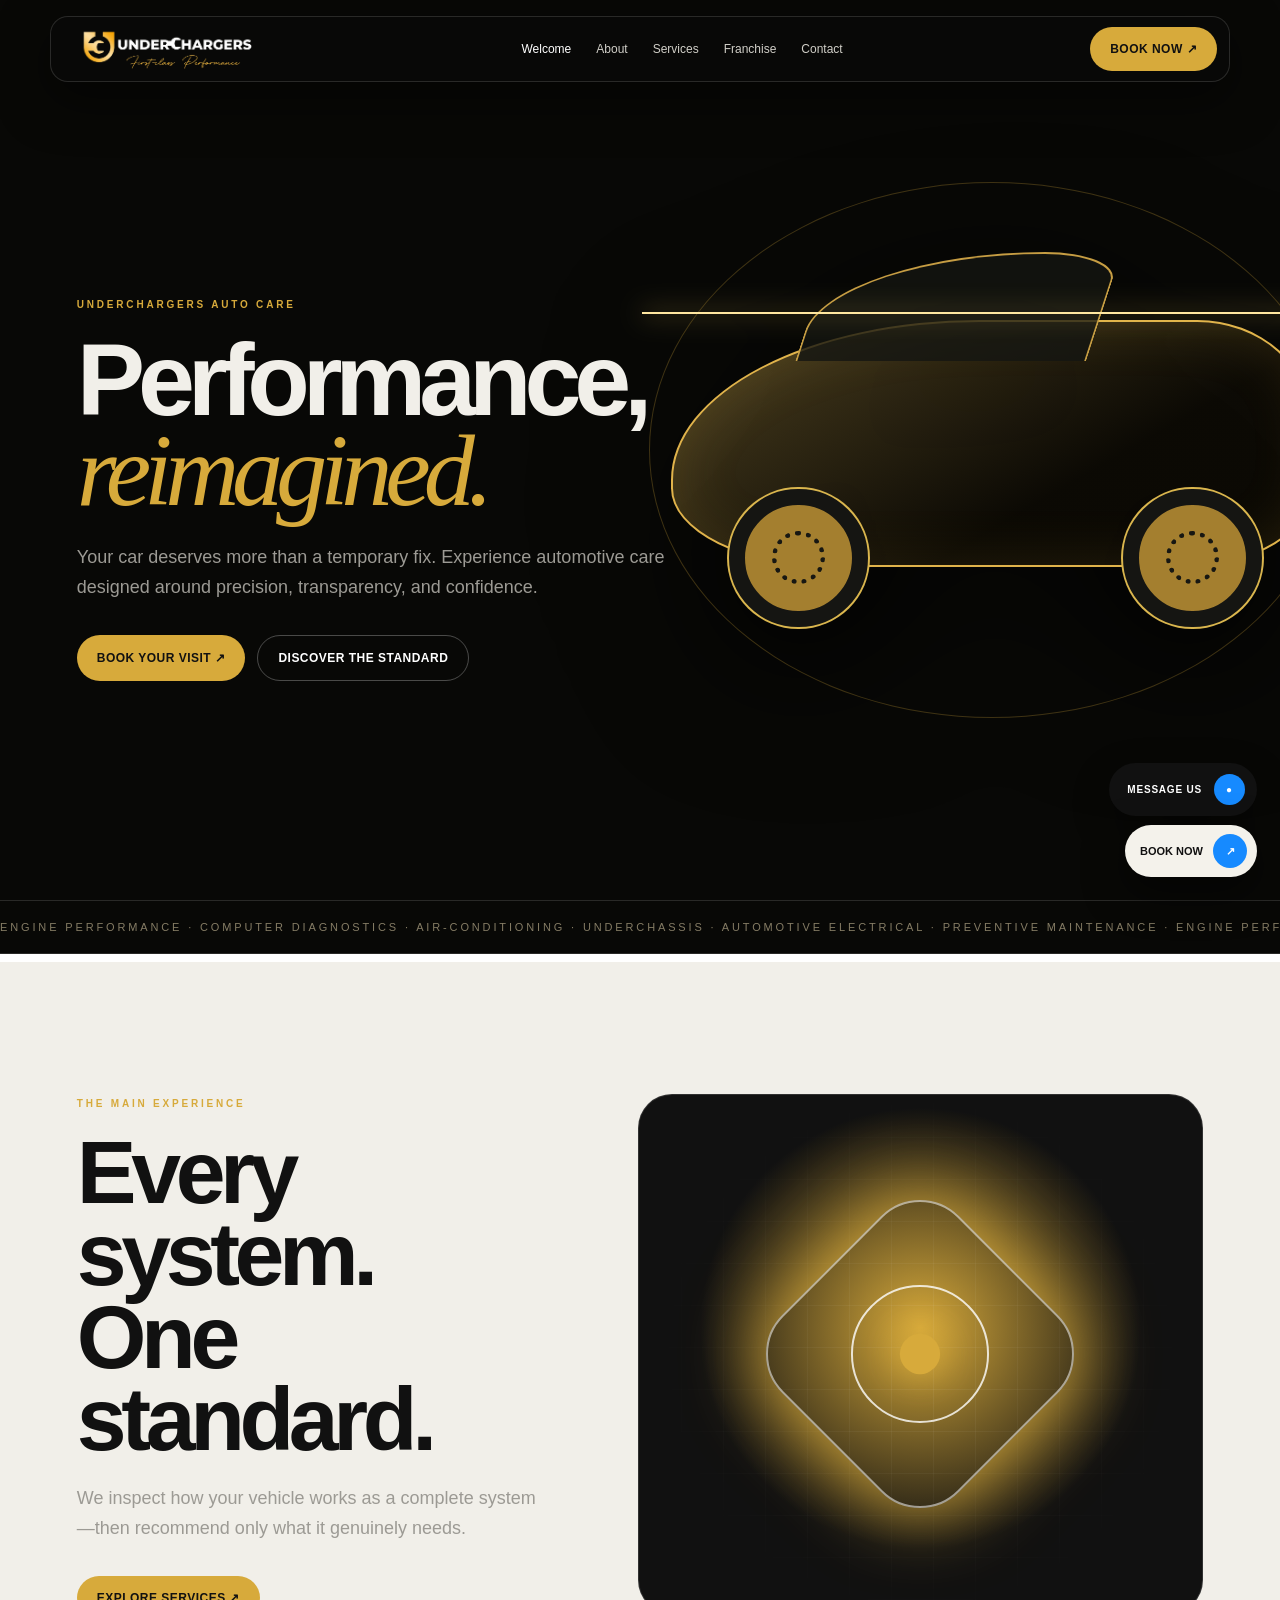
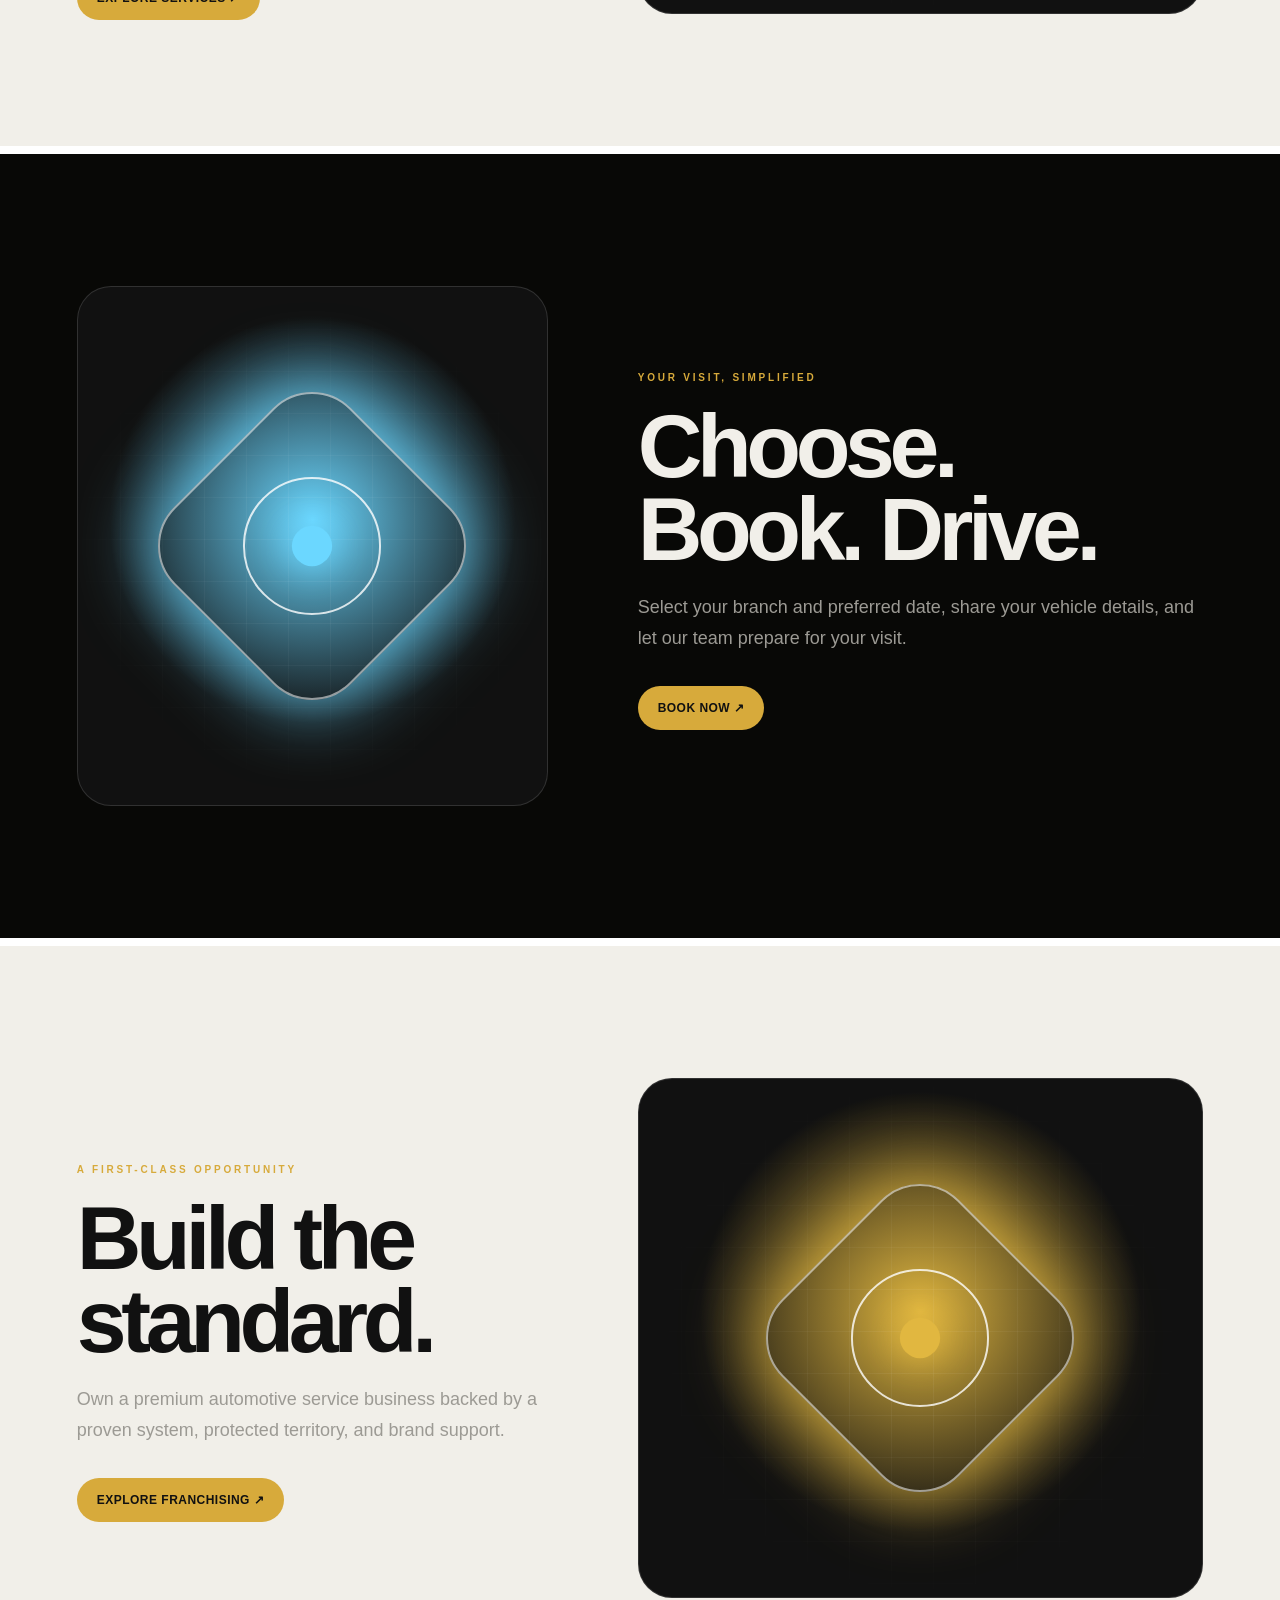
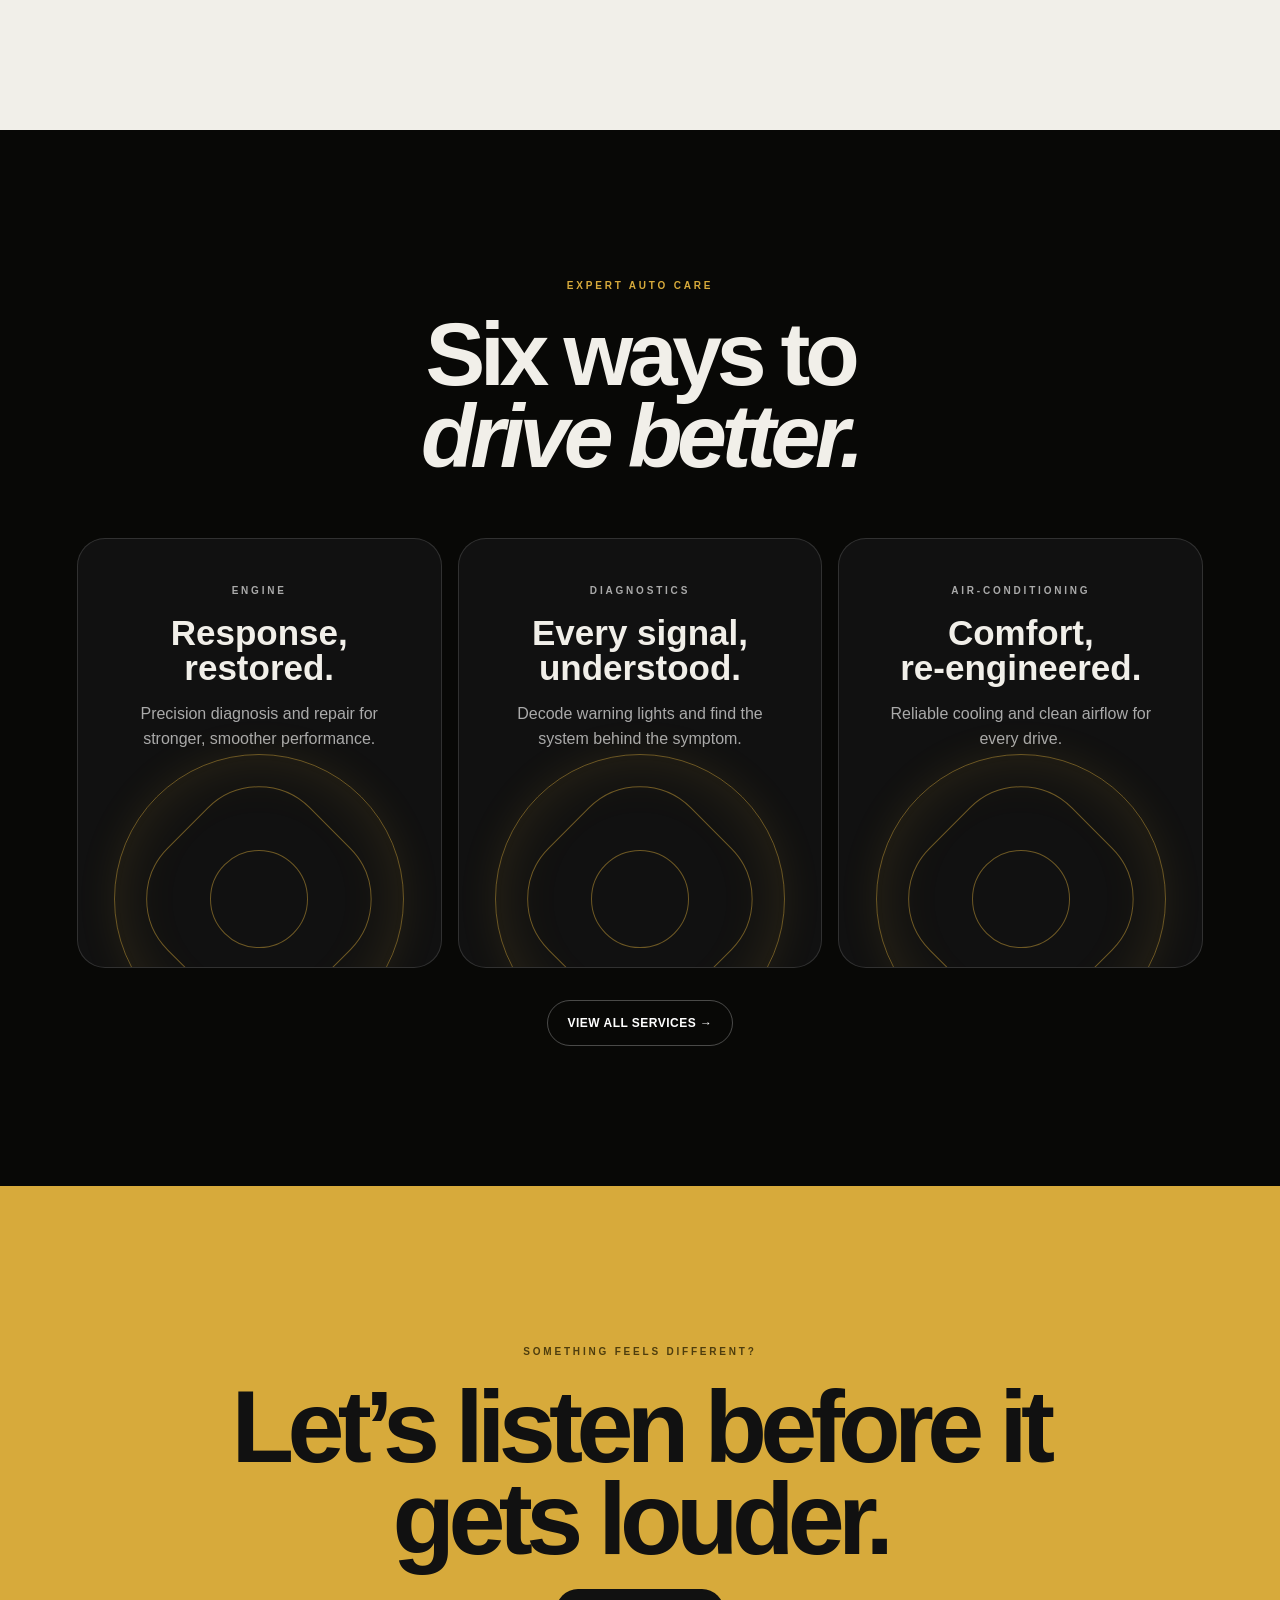
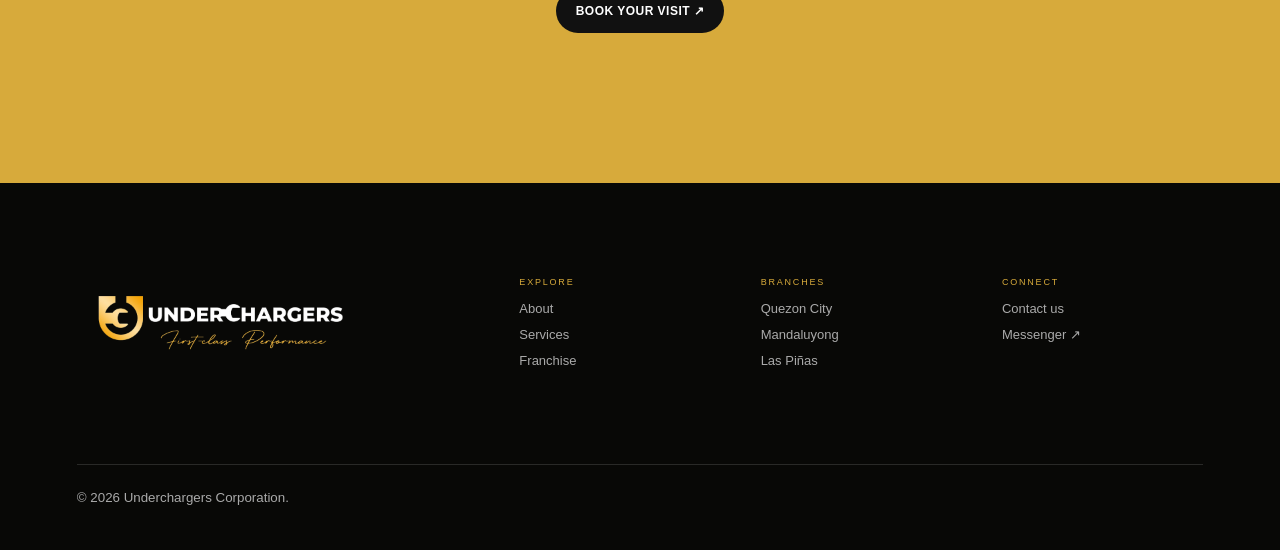
<file: index.html>
<!doctype html><html lang="en"><head><meta charset="utf-8"><meta name="viewport" content="width=device-width,initial-scale=1"><title>Underchargers — First-Class Performance</title><meta name="description" content="Premium automotive care built around precision, transparency, and confidence."><link rel="stylesheet" href="styles.css"></head><body>
<nav class="nav"><a class="logo" href="index.html"><img src="logo.png" alt="Underchargers — First-Class Performance"></a><div class="links"><a class="active" href="index.html">Welcome</a><a href="about.html">About</a><a href="services.html">Services</a><a href="franchise.html">Franchise</a><a href="contact.html">Contact</a></div><a class="book-btn" href="book.html">BOOK NOW ↗</a><button class="menu" aria-label="Menu">☰</button></nav>
<main><section class="hero"><div class="hero-copy"><p class="eyebrow">UNDERCHARGERS AUTO CARE</p><h1 class="display">Performance,<br><em>reimagined.</em></h1><p class="sub">Your car deserves more than a temporary fix. Experience automotive care designed around precision, transparency, and confidence.</p><div class="actions"><a class="button" href="book.html">BOOK YOUR VISIT ↗</a><a class="button outline" href="about.html">DISCOVER THE STANDARD</a></div></div><div class="visual-car"><div class="orbit"></div><div class="scan"></div><div class="car-body"></div><div class="wheel w1"></div><div class="wheel w2"></div></div></section>
<div class="marquee"><span>ENGINE PERFORMANCE · COMPUTER DIAGNOSTICS · AIR-CONDITIONING · UNDERCHASSIS · AUTOMOTIVE ELECTRICAL · PREVENTIVE MAINTENANCE · ENGINE PERFORMANCE · COMPUTER DIAGNOSTICS · AIR-CONDITIONING · UNDERCHASSIS · AUTOMOTIVE ELECTRICAL · PREVENTIVE MAINTENANCE · </span></div>
<section class="feature light"><div><p class="eyebrow">THE MAIN EXPERIENCE</p><h2>Every system.<br>One standard.</h2><p class="sub">We inspect how your vehicle works as a complete system—then recommend only what it genuinely needs.</p><div class="actions"><a class="button" href="services.html">EXPLORE SERVICES ↗</a></div></div><div class="feature-art" style="--tone:#d7aa3b"><div class="mechanism"></div></div></section>
<section class="feature"><div class="feature-art" style="--tone:#6bd7ff"><div class="mechanism"></div></div><div><p class="eyebrow">YOUR VISIT, SIMPLIFIED</p><h2>Choose.<br>Book. Drive.</h2><p class="sub">Select your branch and preferred date, share your vehicle details, and let our team prepare for your visit.</p><div class="actions"><a class="button" href="book.html">BOOK NOW ↗</a></div></div></section>
<section class="feature light"><div><p class="eyebrow">A FIRST-CLASS OPPORTUNITY</p><h2>Build the<br>standard.</h2><p class="sub">Own a premium automotive service business backed by a proven system, protected territory, and brand support.</p><div class="actions"><a class="button" href="franchise.html">EXPLORE FRANCHISING ↗</a></div></div><div class="feature-art" style="--tone:#e1b740"><div class="mechanism"></div></div></section>
<section class="section center"><p class="eyebrow">EXPERT AUTO CARE</p><h2 class="page-title">Six ways to<br><em>drive better.</em></h2><div class="tiles"><article class="tile"><p class="eyebrow">ENGINE</p><h3>Response,<br>restored.</h3><p>Precision diagnosis and repair for stronger, smoother performance.</p><div class="tile-art"></div></article><article class="tile"><p class="eyebrow">DIAGNOSTICS</p><h3>Every signal,<br>understood.</h3><p>Decode warning lights and find the system behind the symptom.</p><div class="tile-art"></div></article><article class="tile"><p class="eyebrow">AIR-CONDITIONING</p><h3>Comfort,<br>re-engineered.</h3><p>Reliable cooling and clean airflow for every drive.</p><div class="tile-art"></div></article></div><div class="actions" style="justify-content:center"><a class="button outline" href="services.html">VIEW ALL SERVICES →</a></div></section>
<section class="cta-band"><p class="eyebrow">SOMETHING FEELS DIFFERENT?</p><h2>Let’s listen before it gets louder.</h2><a class="button" href="book.html">BOOK YOUR VISIT ↗</a></section></main>
<footer><div class="footer-logo logo"><img src="logo.png" alt="Underchargers — First-Class Performance"></div><div><p>EXPLORE</p><a href="about.html">About</a><a href="services.html">Services</a><a href="franchise.html">Franchise</a></div><div><p>BRANCHES</p><span>Quezon City</span><span>Mandaluyong</span><span>Las Piñas</span></div><div><p>CONNECT</p><a href="contact.html">Contact us</a><a href="https://m.me/underchargersofficial">Messenger ↗</a></div><small>© 2026 Underchargers Corporation.</small></footer><div class="floating-actions"><a class="message-float" href="https://m.me/underchargersofficial"><span>MESSAGE US</span><i>●</i></a><a class="floating" href="book.html">BOOK NOW <i>↗</i></a></div><script src="script.js"></script></body></html>
</file>
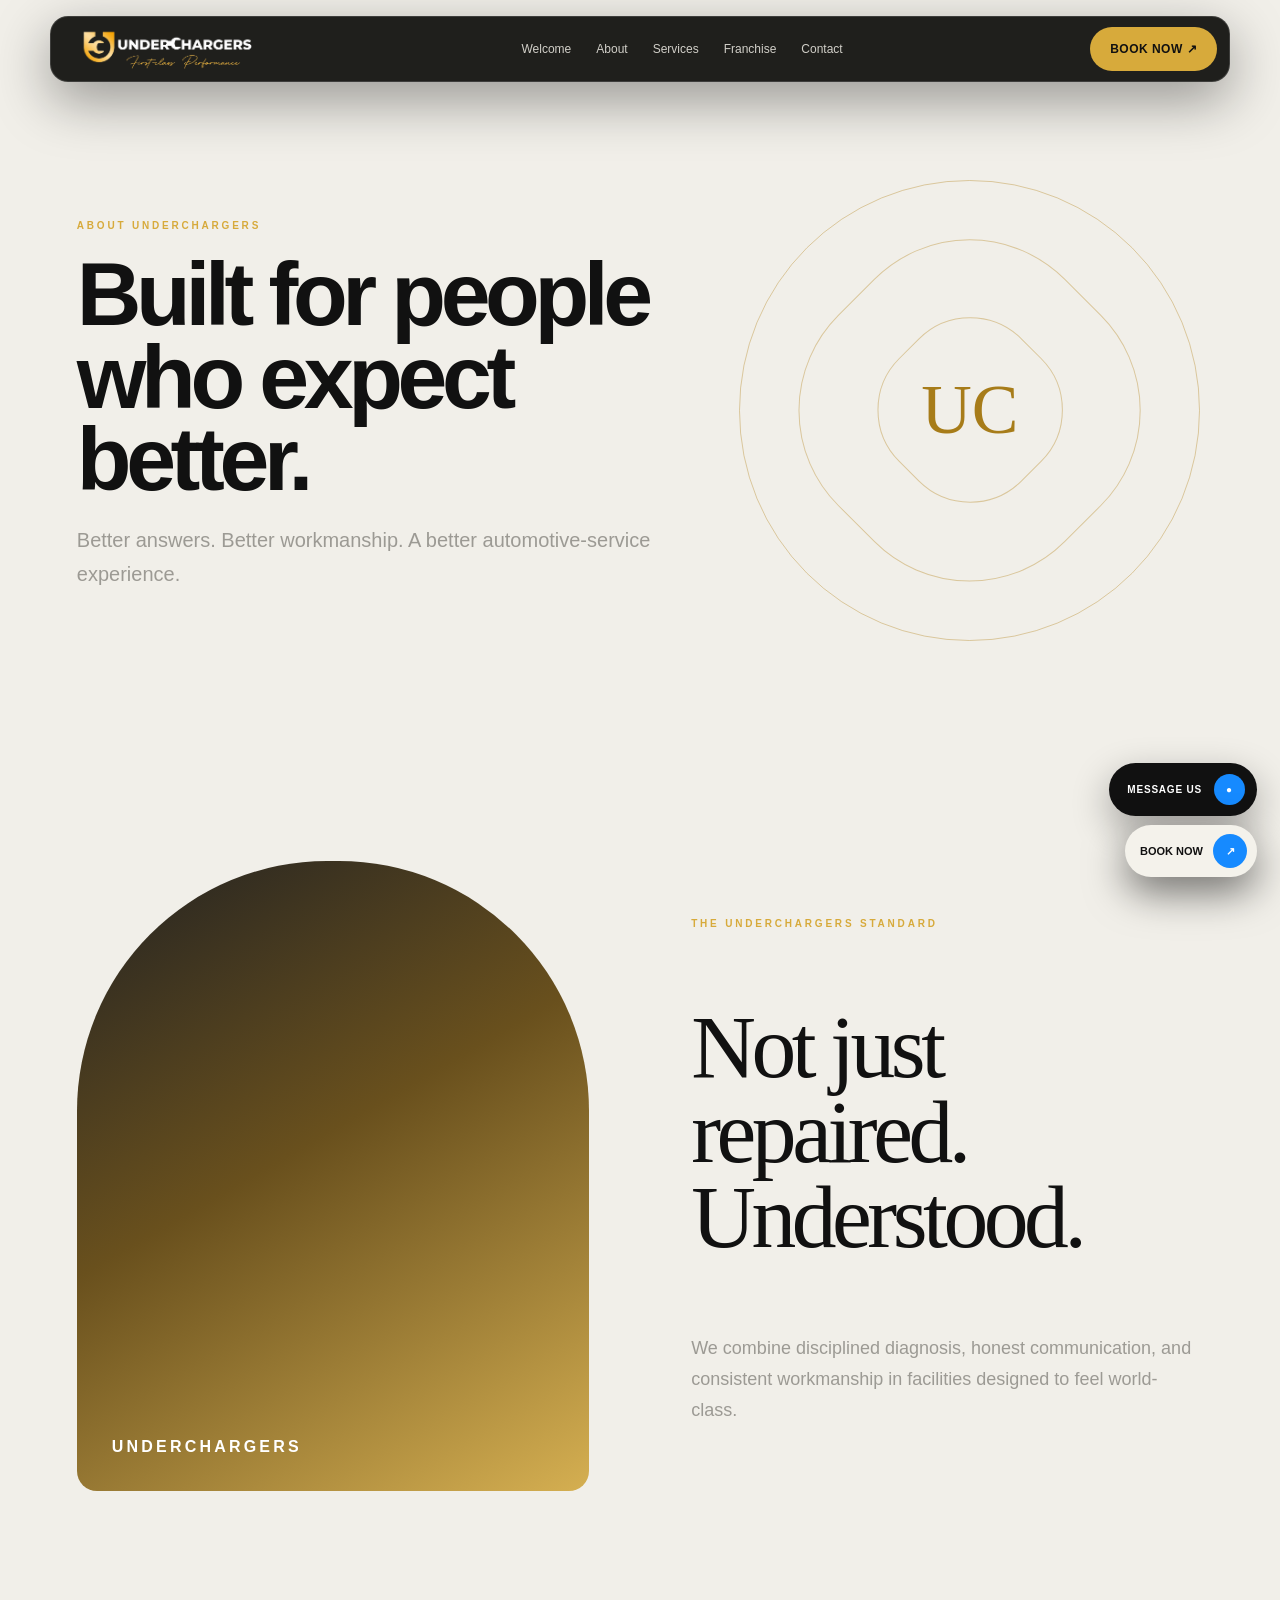
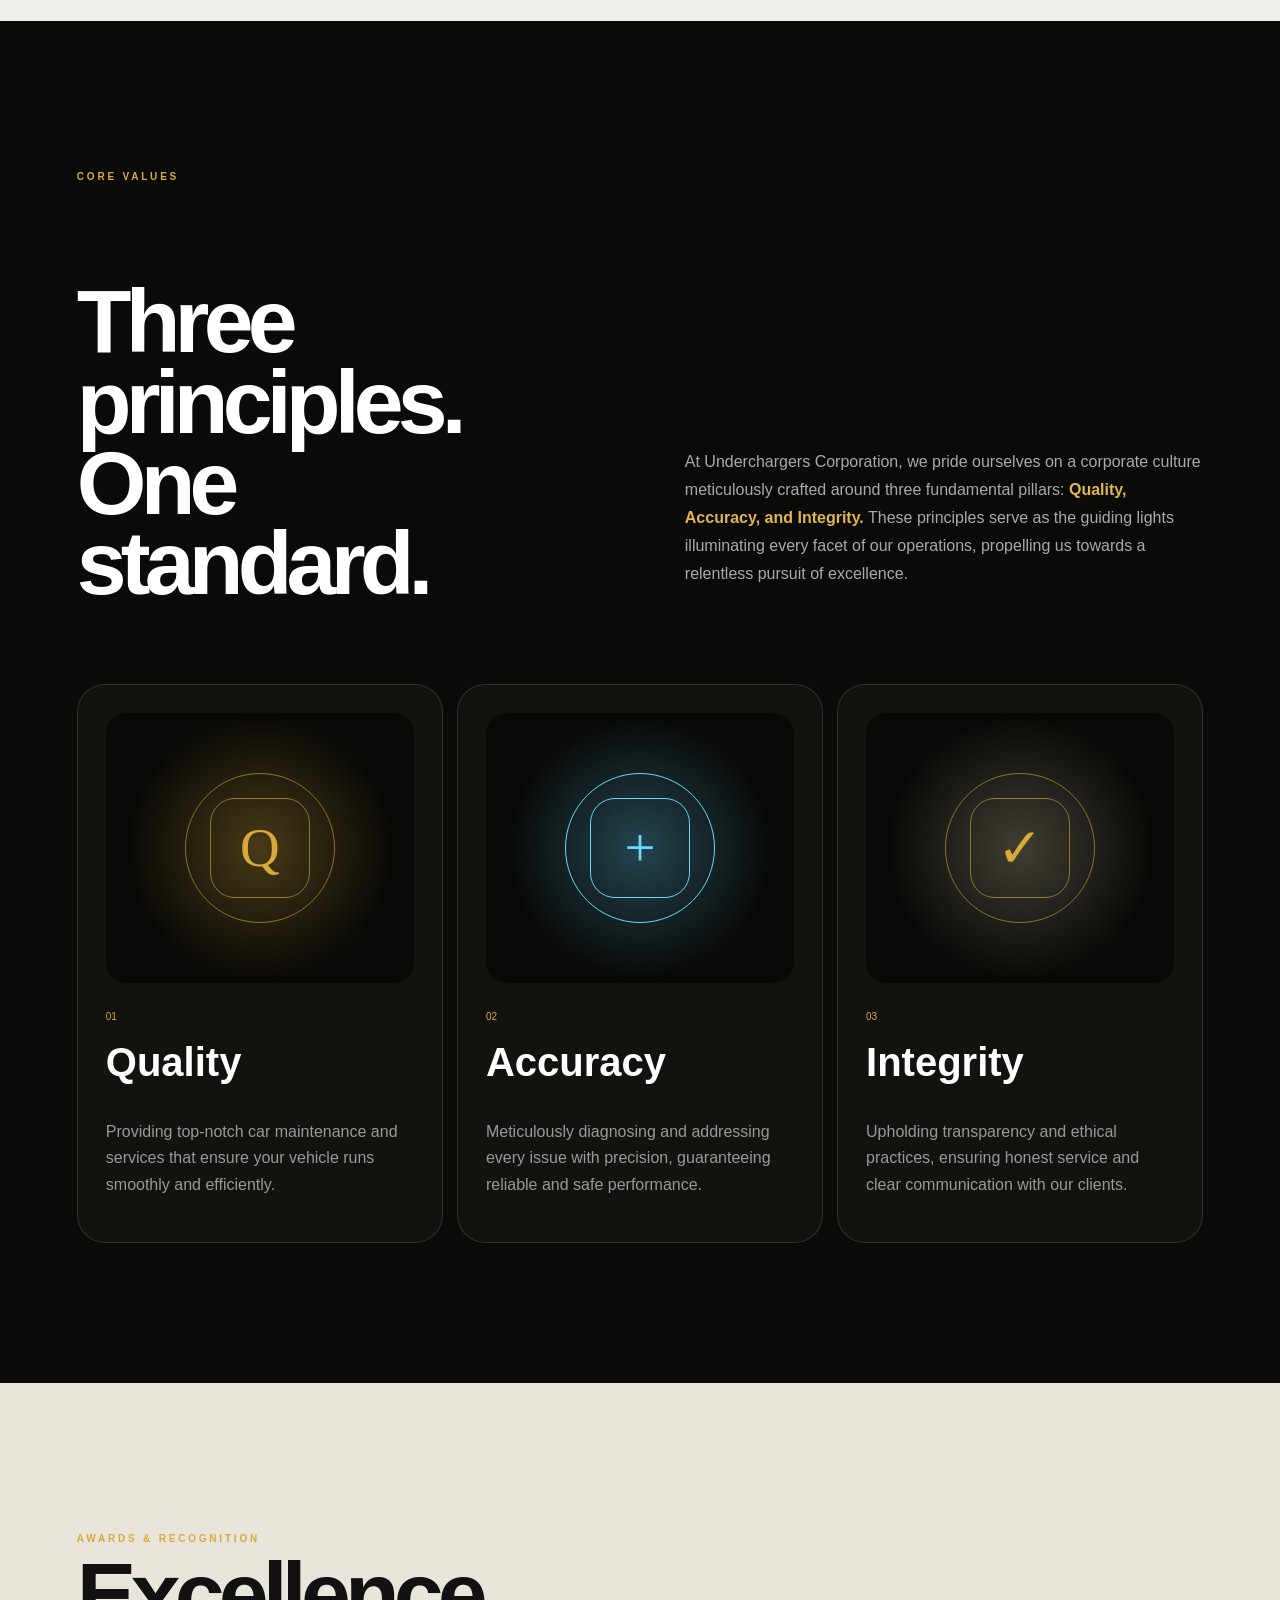
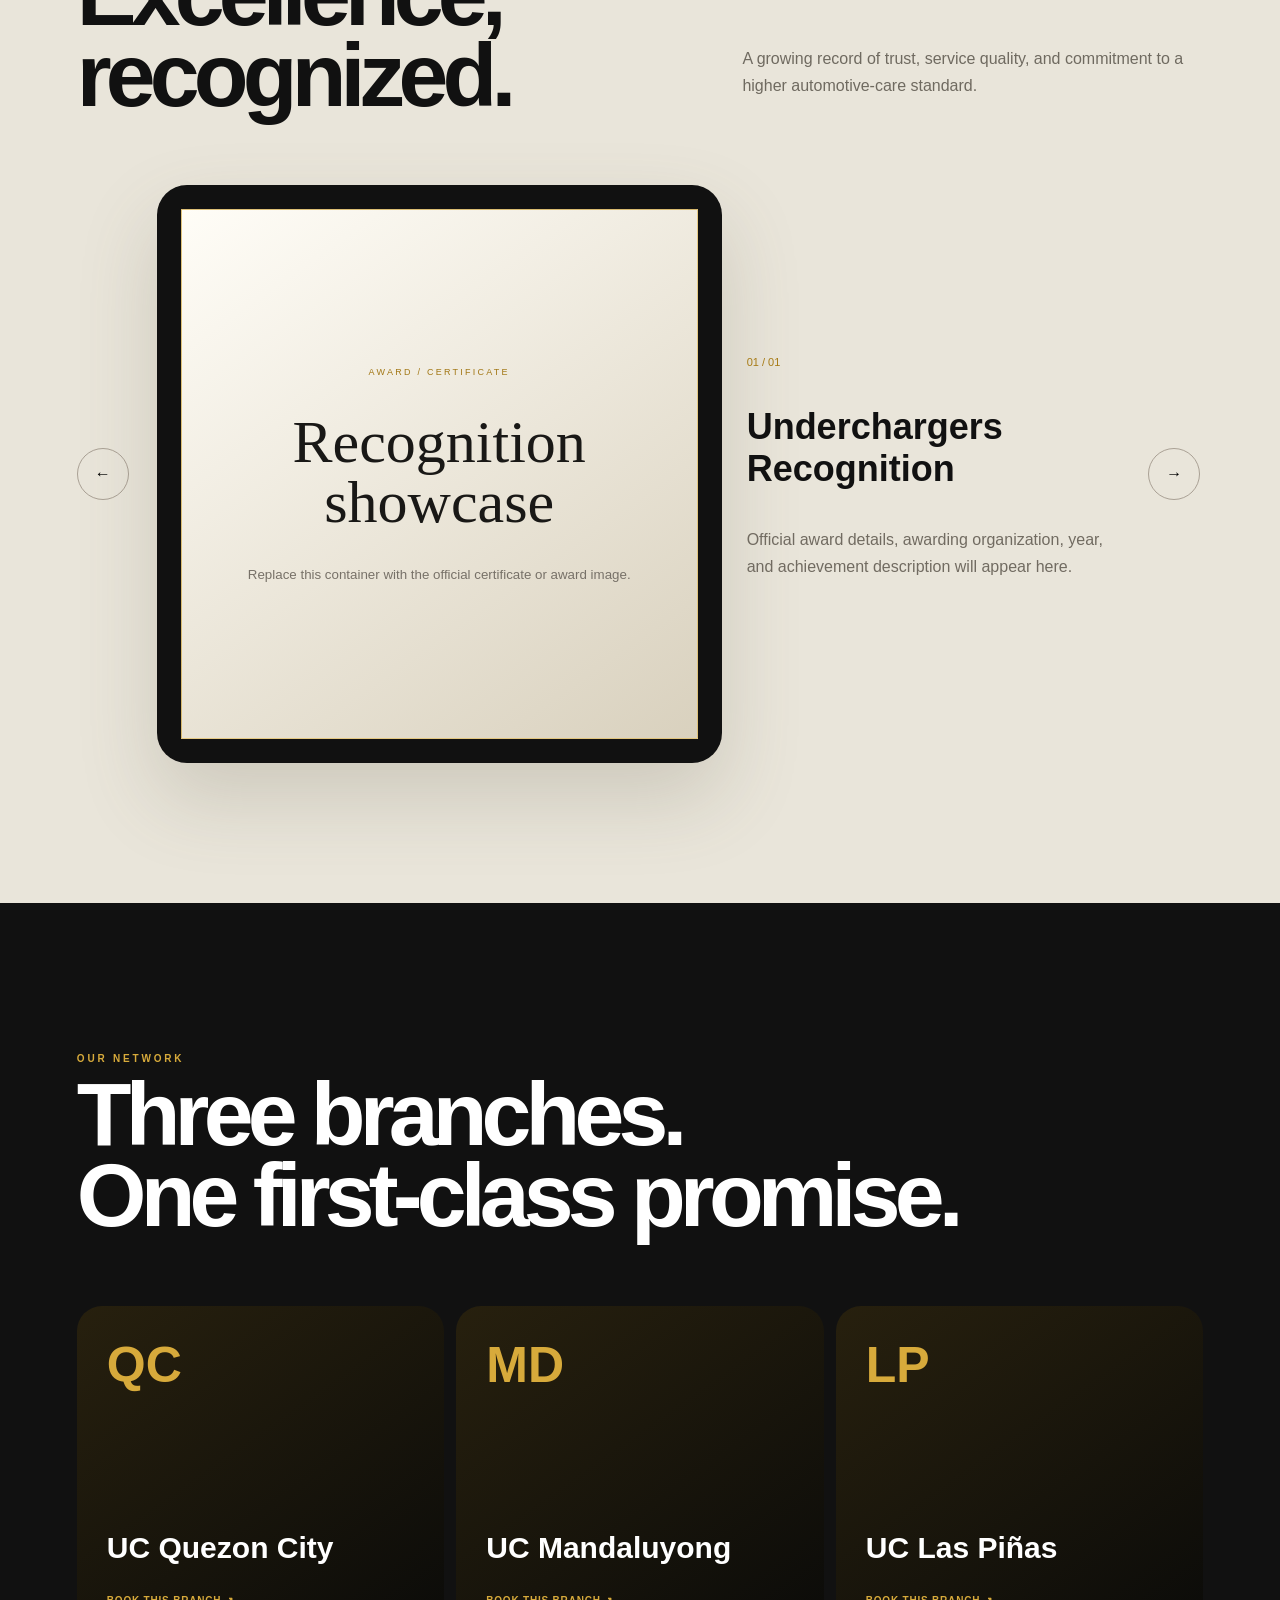
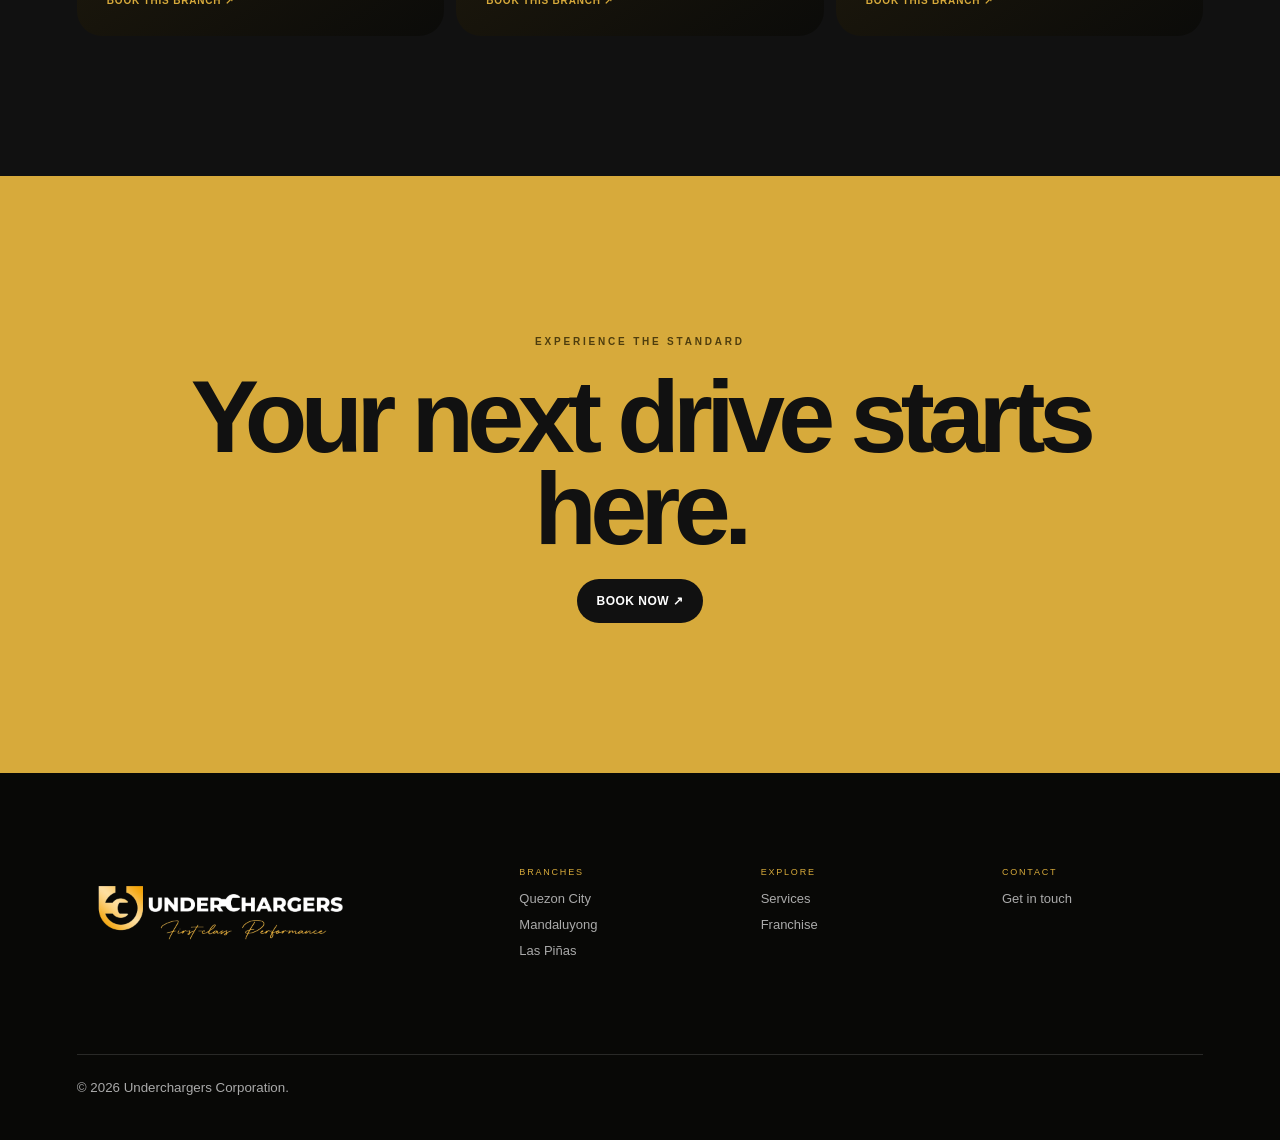
<file: about.html>
<!doctype html><html lang="en"><head><meta charset="utf-8"><meta name="viewport" content="width=device-width,initial-scale=1"><title>About — Underchargers</title><link rel="stylesheet" href="styles.css"></head><body class="about-theme"><nav class="nav"><a class="logo" href="index.html"><img src="logo.png" alt="Underchargers — First-Class Performance"></a><div class="links"><a href="index.html">Welcome</a><a class="active" href="about.html">About</a><a href="services.html">Services</a><a href="franchise.html">Franchise</a><a href="contact.html">Contact</a></div><a class="book-btn" href="book.html">BOOK NOW ↗</a><button class="menu">☰</button></nav><main>
<section class="page-hero about-opening"><div><p class="eyebrow">ABOUT UNDERCHARGERS</p><h1 class="page-title">Built for people<br>who expect better.</h1><p class="sub">Better answers. Better workmanship. A better automotive-service experience.</p></div><div class="about-rings"><i></i><i></i><b>UC</b></div></section>
<section class="editorial"><div class="photo-placeholder"></div><div><p class="eyebrow">THE UNDERCHARGERS STANDARD</p><h2>Not just repaired.<br>Understood.</h2><p class="sub">We combine disciplined diagnosis, honest communication, and consistent workmanship in facilities designed to feel world-class.</p></div></section>
<section class="core-values"><header><p class="eyebrow">CORE VALUES</p><h2>Three principles.<br>One standard.</h2><p>At Underchargers Corporation, we pride ourselves on a corporate culture meticulously crafted around three fundamental pillars: <strong>Quality, Accuracy, and Integrity.</strong> These principles serve as the guiding lights illuminating every facet of our operations, propelling us towards a relentless pursuit of excellence.</p></header><div class="value-stories"><article><div class="value-symbol quality-symbol"><i></i><i></i><b>Q</b></div><span>01</span><h3>Quality</h3><p>Providing top-notch car maintenance and services that ensure your vehicle runs smoothly and efficiently.</p></article><article><div class="value-symbol accuracy-symbol"><i></i><i></i><b>+</b></div><span>02</span><h3>Accuracy</h3><p>Meticulously diagnosing and addressing every issue with precision, guaranteeing reliable and safe performance.</p></article><article><div class="value-symbol integrity-symbol"><i></i><i></i><b>✓</b></div><span>03</span><h3>Integrity</h3><p>Upholding transparency and ethical practices, ensuring honest service and clear communication with our clients.</p></article></div></section>
<section class="awards"><header><div><p class="eyebrow">AWARDS & RECOGNITION</p><h2>Excellence,<br>recognized.</h2></div><p>A growing record of trust, service quality, and commitment to a higher automotive-care standard.</p></header><div class="award-stage"><button aria-label="Previous award">←</button><div class="award-frame"><div class="award-placeholder"><span>AWARD / CERTIFICATE</span><strong>Recognition<br>showcase</strong><small>Replace this container with the official certificate or award image.</small></div></div><div class="award-info"><span>01 / 01</span><h3>Underchargers Recognition</h3><p>Official award details, awarding organization, year, and achievement description will appear here.</p></div><button aria-label="Next award">→</button></div></section>
<section class="about-branches"><p class="eyebrow">OUR NETWORK</p><h2>Three branches.<br>One first-class promise.</h2><div><article><span>QC</span><h3>UC Quezon City</h3><a href="book.html?branch=UC%20Quezon%20City">BOOK THIS BRANCH ↗</a></article><article><span>MD</span><h3>UC Mandaluyong</h3><a href="book.html?branch=UC%20Mandaluyong">BOOK THIS BRANCH ↗</a></article><article><span>LP</span><h3>UC Las Piñas</h3><a href="book.html?branch=UC%20Las%20Piñas">BOOK THIS BRANCH ↗</a></article></div></section>
<section class="cta-band"><p class="eyebrow">EXPERIENCE THE STANDARD</p><h2>Your next drive starts here.</h2><a class="button" href="book.html">BOOK NOW ↗</a></section></main><footer><div class="footer-logo logo"><img src="logo.png" alt="Underchargers — First-Class Performance"></div><div><p>BRANCHES</p><span>Quezon City</span><span>Mandaluyong</span><span>Las Piñas</span></div><div><p>EXPLORE</p><a href="services.html">Services</a><a href="franchise.html">Franchise</a></div><div><p>CONTACT</p><a href="contact.html">Get in touch</a></div><small>© 2026 Underchargers Corporation.</small></footer><div class="floating-actions"><a class="message-float" href="https://m.me/underchargersofficial"><span>MESSAGE US</span><i>●</i></a><a class="floating" href="book.html">BOOK NOW <i>↗</i></a></div><script src="script.js"></script></body></html>
</file>
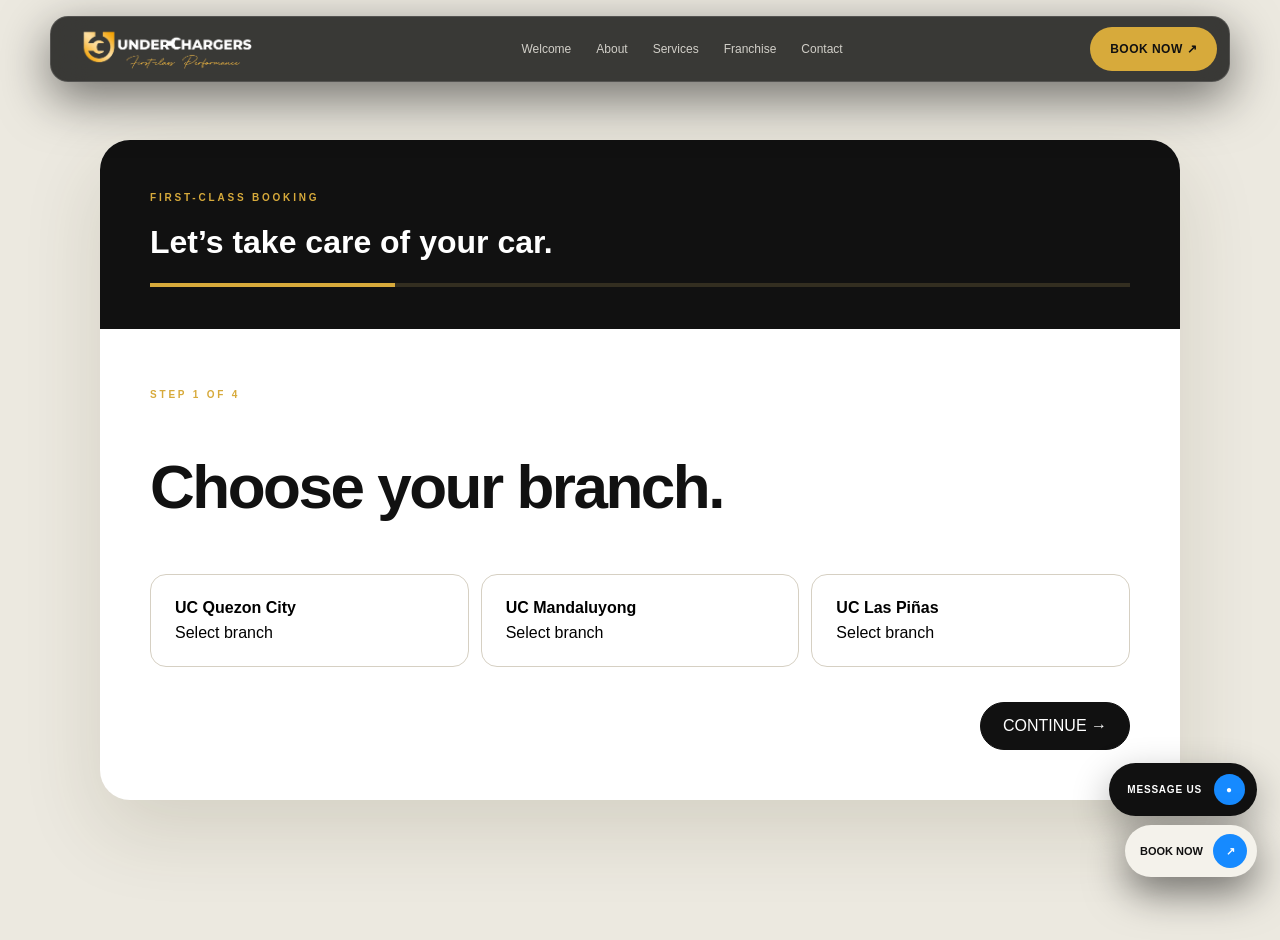
<file: book.html>
<!doctype html><html lang="en"><head><meta charset="utf-8"><meta name="viewport" content="width=device-width,initial-scale=1"><title>Book Now — Underchargers</title><link rel="stylesheet" href="styles.css"></head><body class="booking-theme"><nav class="nav"><a class="logo" href="index.html"><img src="logo.png" alt="Underchargers — First-Class Performance"></a><div class="links"><a href="index.html">Welcome</a><a href="about.html">About</a><a href="services.html">Services</a><a href="franchise.html">Franchise</a><a href="contact.html">Contact</a></div><a class="book-btn" href="book.html">BOOK NOW ↗</a><button class="menu">☰</button></nav><main class="booking-wrap" id="booking"><div class="booking-shell"><header class="booking-head"><p class="eyebrow">FIRST-CLASS BOOKING</p><h1>Let’s take care of your car.</h1><div class="progress"><i></i></div></header><div class="booking-body"><section class="booking-step active"><p class="eyebrow">STEP 1 OF 4</p><h2>Choose your branch.</h2><div class="choice-grid"><button class="choice branch-choice" data-branch="UC Quezon City"><strong>UC Quezon City</strong><span>Select branch</span></button><button class="choice branch-choice" data-branch="UC Mandaluyong"><strong>UC Mandaluyong</strong><span>Select branch</span></button><button class="choice branch-choice" data-branch="UC Las Piñas"><strong>UC Las Piñas</strong><span>Select branch</span></button></div></section><section class="booking-step"><p class="eyebrow">STEP 2 OF 4</p><h2>Select a date.</h2><div class="calendar-head"><button id="prevMonth">←</button><strong id="monthTitle"></strong><button id="nextMonth">→</button></div><div class="calendar" id="calendar"></div></section><section class="booking-step"><p class="eyebrow">STEP 3 OF 4</p><h2>Tell us about your visit.</h2><div class="form-grid"><div class="field"><label>FULL NAME</label><input id="name" placeholder="Juan Dela Cruz"></div><div class="field"><label>CAR</label><input id="car" placeholder="Toyota Vios 2021"></div><div class="field"><label>CONTACT NUMBER</label><input id="contact" placeholder="09XX XXX XXXX"></div><div class="field"><label>EMAIL</label><input id="email" type="email" placeholder="name@email.com"></div><div class="field full"><label>SERVICE</label><select id="service"><option value="">Select a service</option><option>Engine Performance & Repair</option><option>Computer Diagnostic Scanning</option><option>Air-Conditioning Service</option><option>Suspension, Steering & Underchassis</option><option>Brake System Service</option><option>Automotive Electrical</option><option>Preventive Maintenance Service</option><option>Cooling System Service</option><option>Fuel System Service</option><option>Transmission & Drivetrain Inspection</option><option>Other Mechanical Concern</option></select></div><div class="field full"><label>CONCERN</label><textarea id="concern" placeholder="Describe what you hear, feel, see, or notice..."></textarea></div></div></section><section class="booking-step"><div class="confirmation"><div class="check">✓</div><p class="eyebrow">BOOKING RECEIVED</p><h2>Your visit is requested.</h2><div id="summary"></div><div class="actions" style="justify-content:center"><a class="button" href="https://m.me/underchargersofficial">CONTINUE TO MESSENGER ↗</a><a class="button outline" style="color:#111!important;border-color:#1113" href="index.html">BACK TO HOME</a></div></div></section><p class="error" id="error"></p><div class="booking-actions"><button id="back" class="hidden">← BACK</button><button id="next" class="next">CONTINUE →</button></div></div></div></main><div class="floating-actions"><a class="message-float" href="https://m.me/underchargers"><span>MESSAGE US</span><i>●</i></a><a class="floating" href="book.html">BOOK NOW <i>↗</i></a></div><script src="script.js"></script></body></html>
</file>
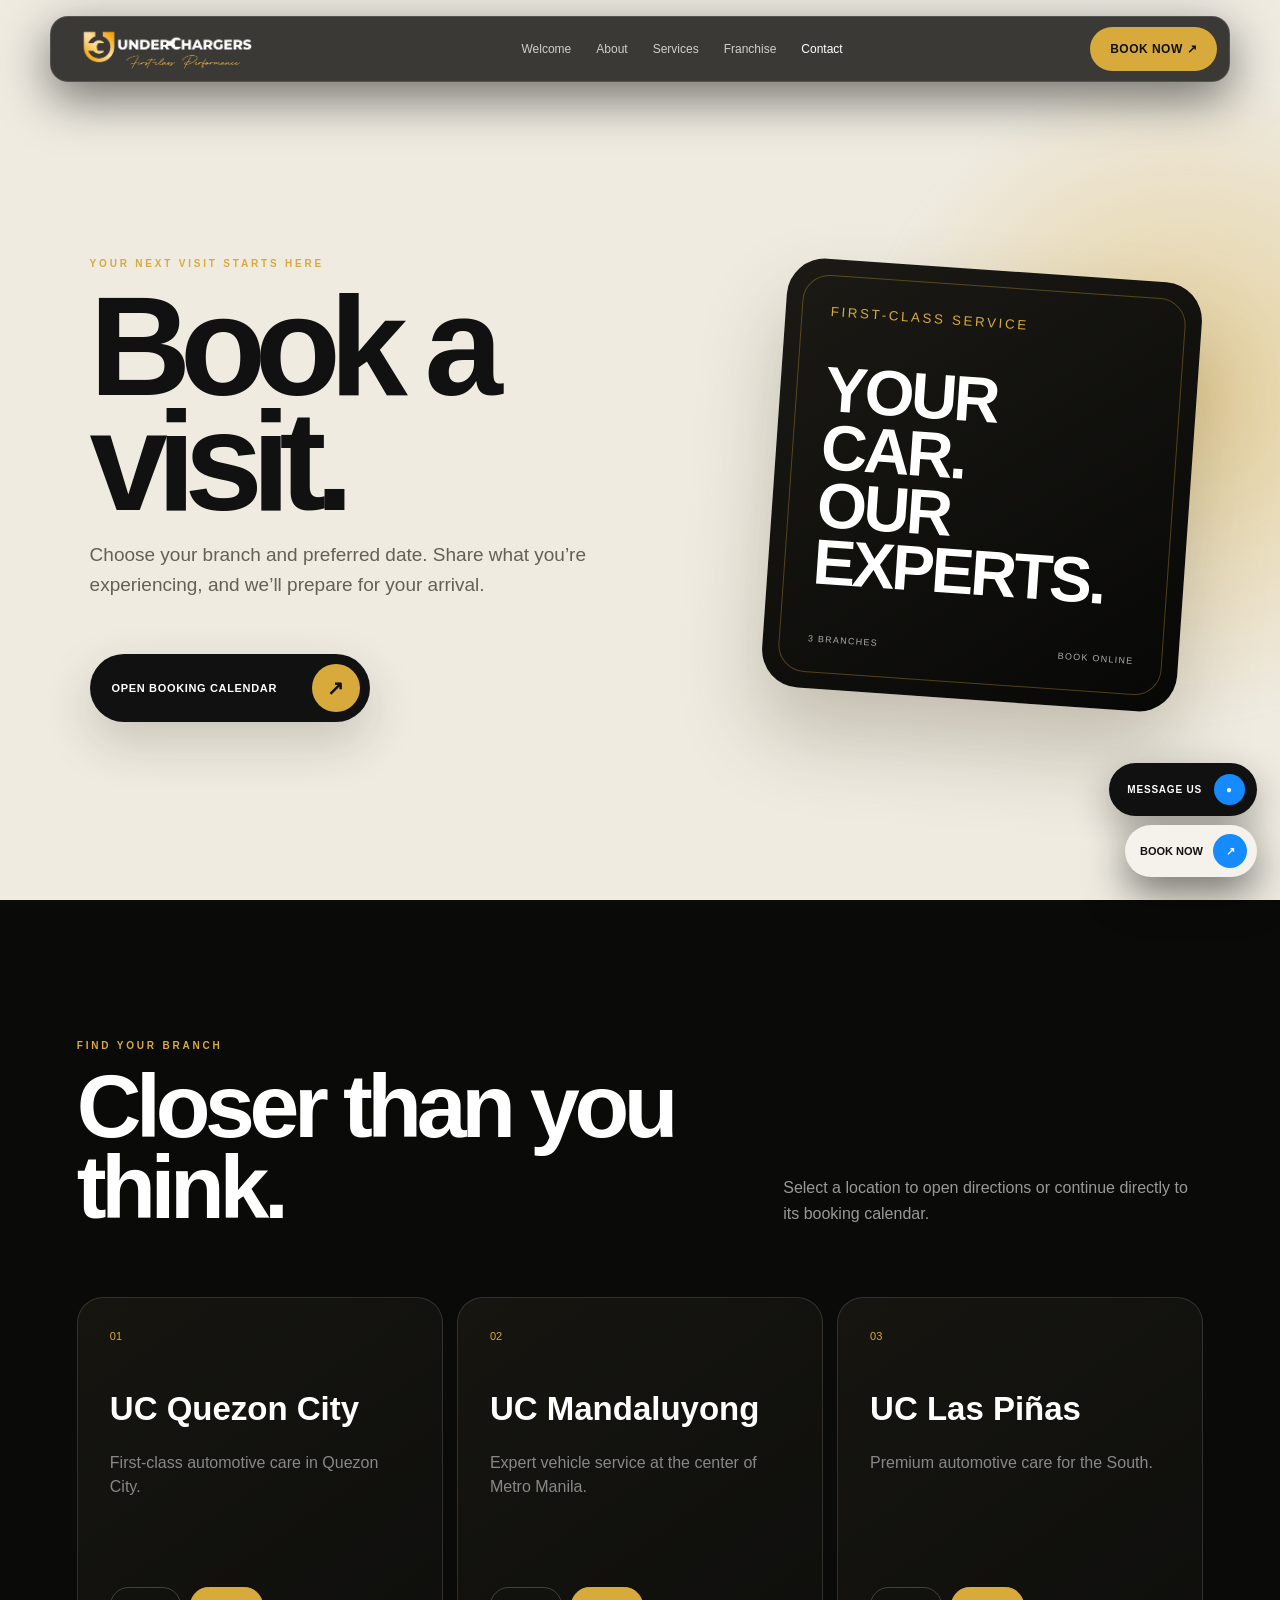
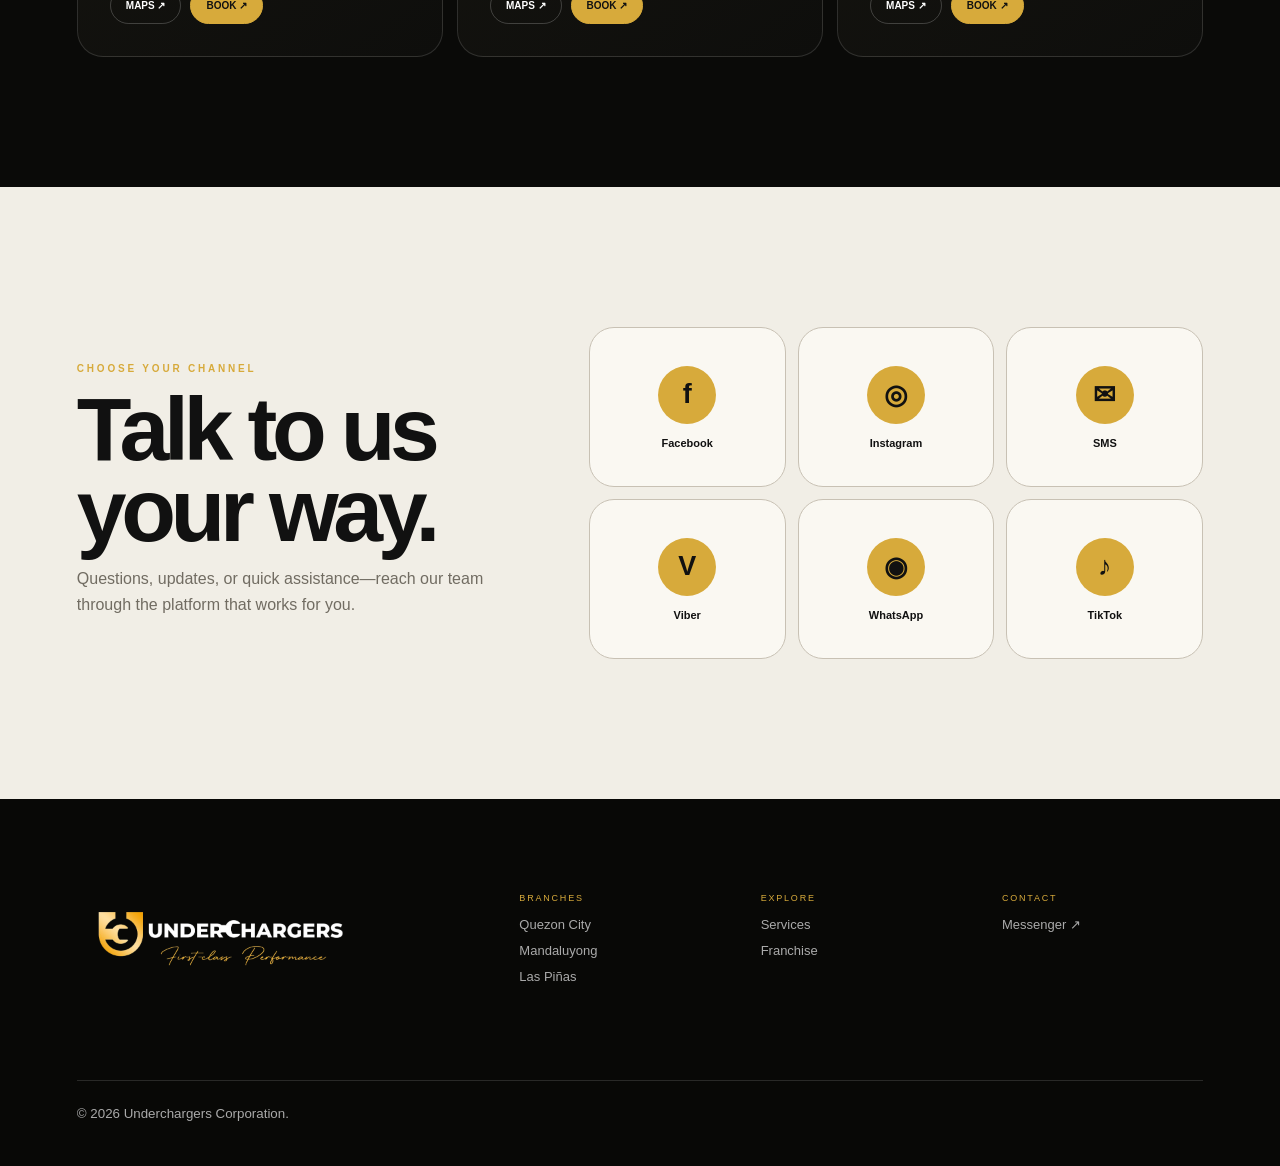
<file: contact.html>
<!doctype html><html lang="en"><head><meta charset="utf-8"><meta name="viewport" content="width=device-width,initial-scale=1"><title>Contact — Underchargers</title><link rel="stylesheet" href="styles.css"></head><body class="contact-theme"><nav class="nav"><a class="logo" href="index.html"><img src="logo.png" alt="Underchargers — First-Class Performance"></a><div class="links"><a href="index.html">Welcome</a><a href="about.html">About</a><a href="services.html">Services</a><a href="franchise.html">Franchise</a><a class="active" href="contact.html">Contact</a></div><a class="book-btn" href="book.html">BOOK NOW ↗</a><button class="menu">☰</button></nav><main>
<section class="visit-hero"><div class="visit-glow"></div><div class="visit-copy"><p class="eyebrow">YOUR NEXT VISIT STARTS HERE</p><h1>Book a visit.</h1><p>Choose your branch and preferred date. Share what you’re experiencing, and we’ll prepare for your arrival.</p><a class="visit-button" href="book.html"><span>OPEN BOOKING CALENDAR</span><i>↗</i></a></div><div class="visit-ticket"><small>FIRST-CLASS SERVICE</small><strong>YOUR CAR.<br>OUR EXPERTS.</strong><div><span>3 BRANCHES</span><span>BOOK ONLINE</span></div></div></section>
<section class="branch-finder"><header><div><p class="eyebrow">FIND YOUR BRANCH</p><h2>Closer than you think.</h2></div><p>Select a location to open directions or continue directly to its booking calendar.</p></header><div class="branch-strip"><article><span>01</span><h3>UC Quezon City</h3><p>First-class automotive care in Quezon City.</p><div><a href="#">MAPS ↗</a><a href="book.html?branch=UC%20Quezon%20City">BOOK ↗</a></div></article><article><span>02</span><h3>UC Mandaluyong</h3><p>Expert vehicle service at the center of Metro Manila.</p><div><a href="#">MAPS ↗</a><a href="book.html?branch=UC%20Mandaluyong">BOOK ↗</a></div></article><article><span>03</span><h3>UC Las Piñas</h3><p>Premium automotive care for the South.</p><div><a href="#">MAPS ↗</a><a href="book.html?branch=UC%20Las%20Piñas">BOOK ↗</a></div></article></div></section>
<section class="connect-dock"><div><p class="eyebrow">CHOOSE YOUR CHANNEL</p><h2>Talk to us your way.</h2><p>Questions, updates, or quick assistance—reach our team through the platform that works for you.</p></div><div class="social-orbit"><a href="https://facebook.com" aria-label="Facebook"><b>f</b><span>Facebook</span></a><a href="https://instagram.com" aria-label="Instagram"><b>◎</b><span>Instagram</span></a><a href="sms:+639000000000" aria-label="SMS"><b>✉</b><span>SMS</span></a><a href="viber://chat?number=%2B639000000000" aria-label="Viber"><b>V</b><span>Viber</span></a><a href="https://wa.me/639000000000" aria-label="WhatsApp"><b>◉</b><span>WhatsApp</span></a><a href="https://tiktok.com" aria-label="TikTok"><b>♪</b><span>TikTok</span></a></div></section>
</main><footer><div class="footer-logo logo"><img src="logo.png" alt="Underchargers — First-Class Performance"></div><div><p>BRANCHES</p><span>Quezon City</span><span>Mandaluyong</span><span>Las Piñas</span></div><div><p>EXPLORE</p><a href="services.html">Services</a><a href="franchise.html">Franchise</a></div><div><p>CONTACT</p><a href="https://m.me/underchargersofficial">Messenger ↗</a></div><small>© 2026 Underchargers Corporation.</small></footer><div class="floating-actions"><a class="message-float" href="https://m.me/underchargers"><span>MESSAGE US</span><i>●</i></a><a class="floating" href="book.html">BOOK NOW <i>↗</i></a></div><script src="script.js"></script></body></html>
</file>
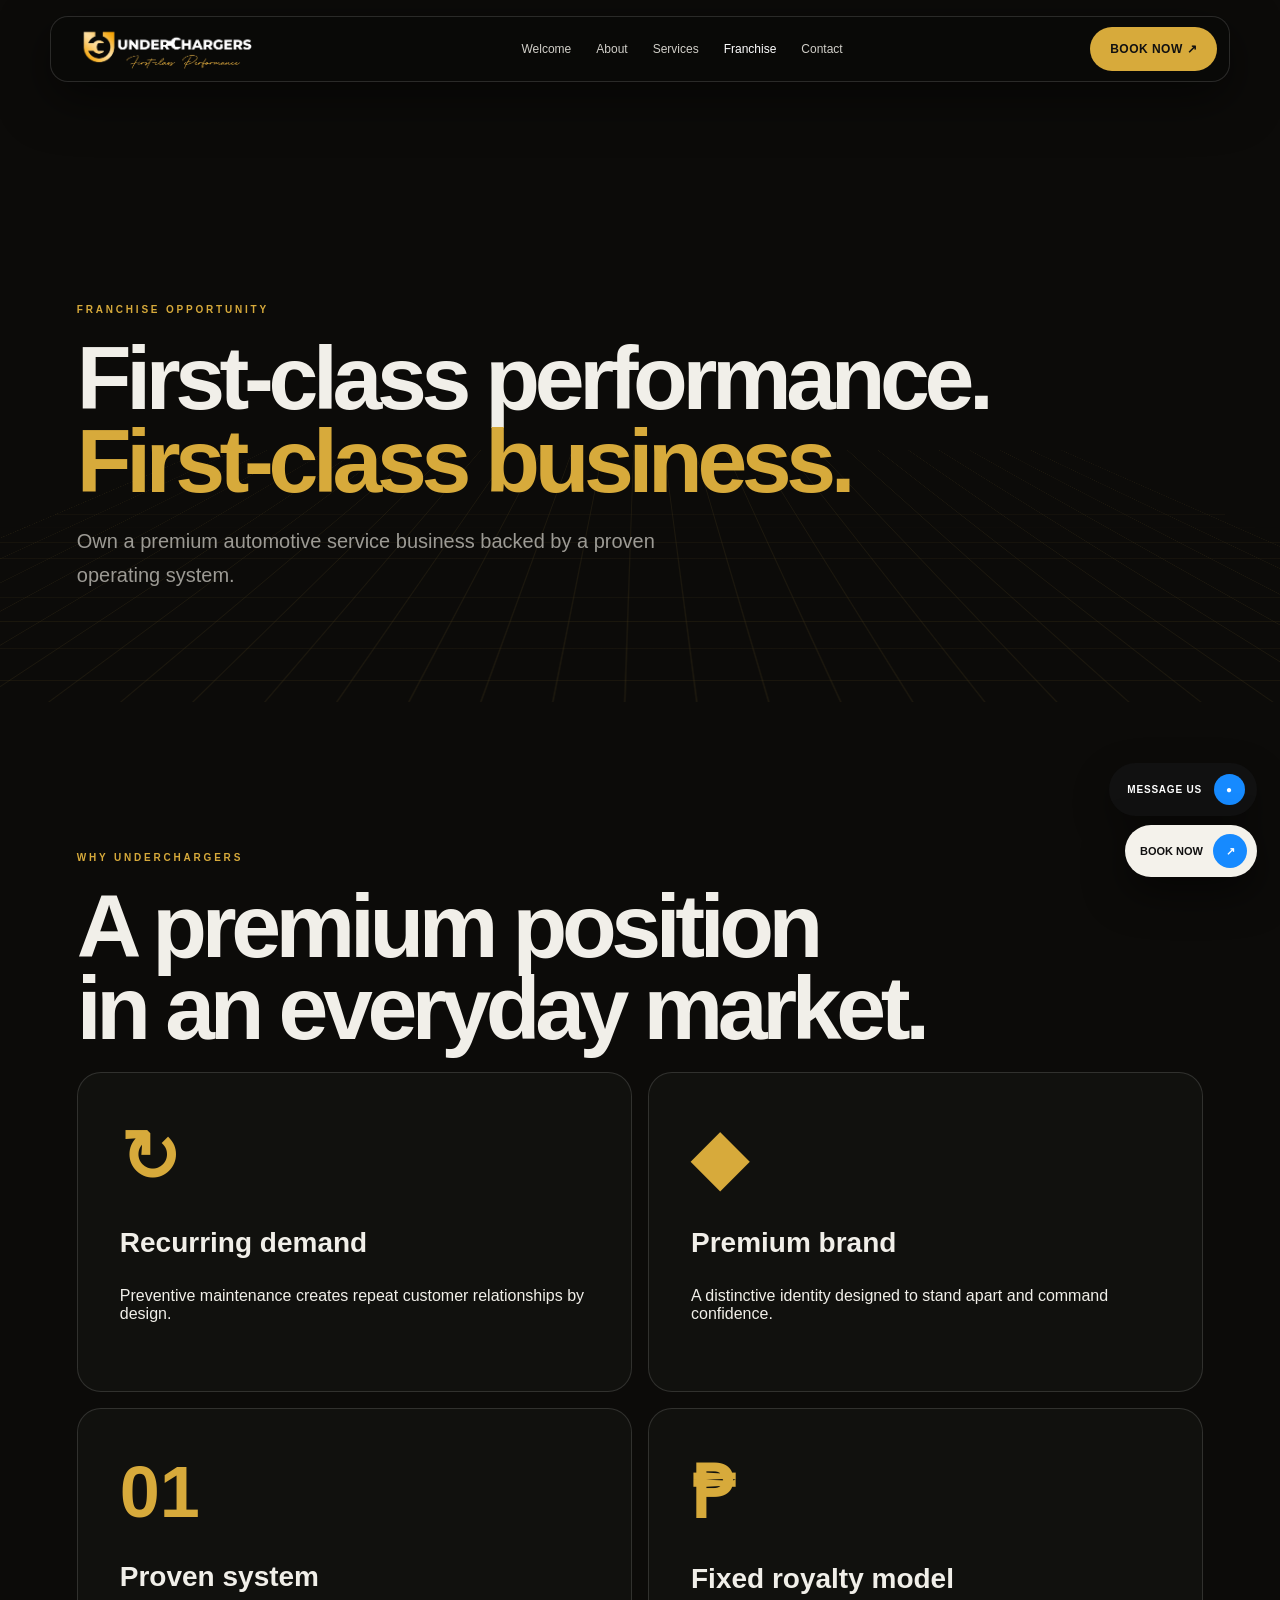
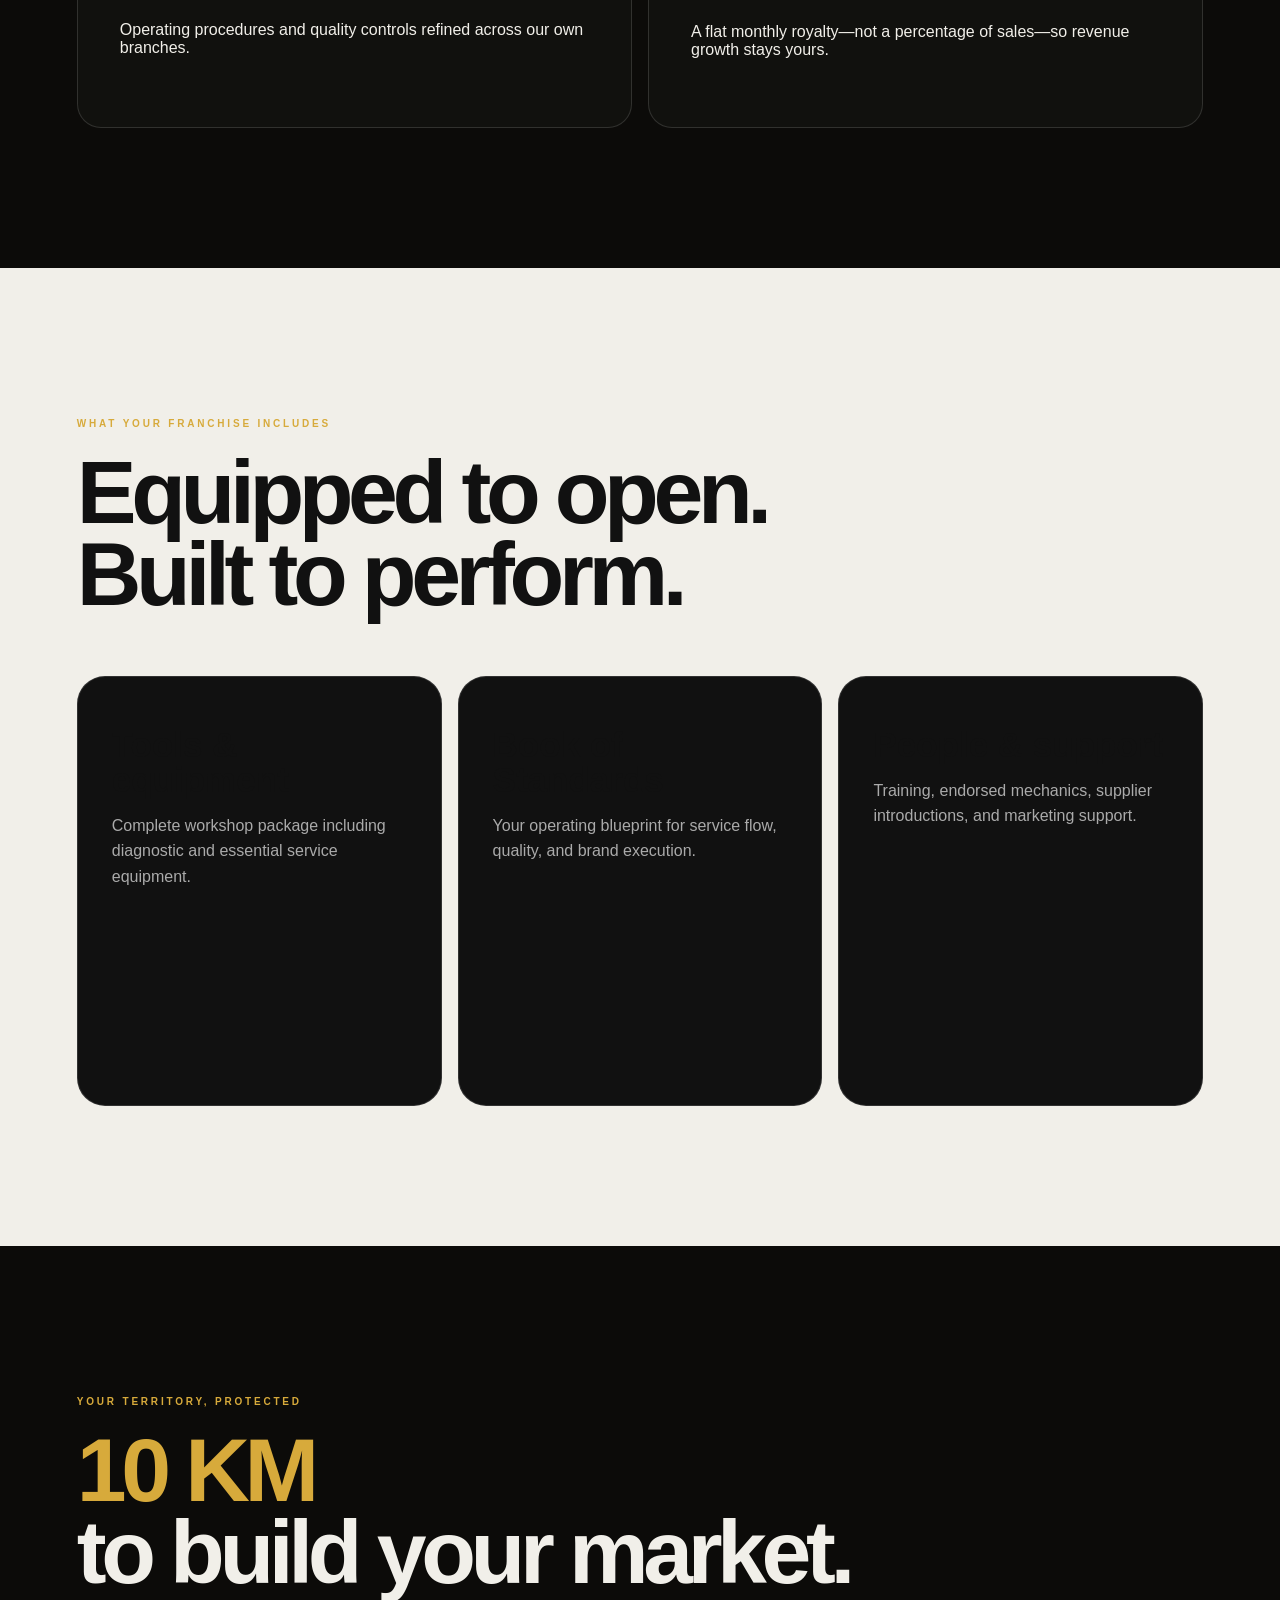
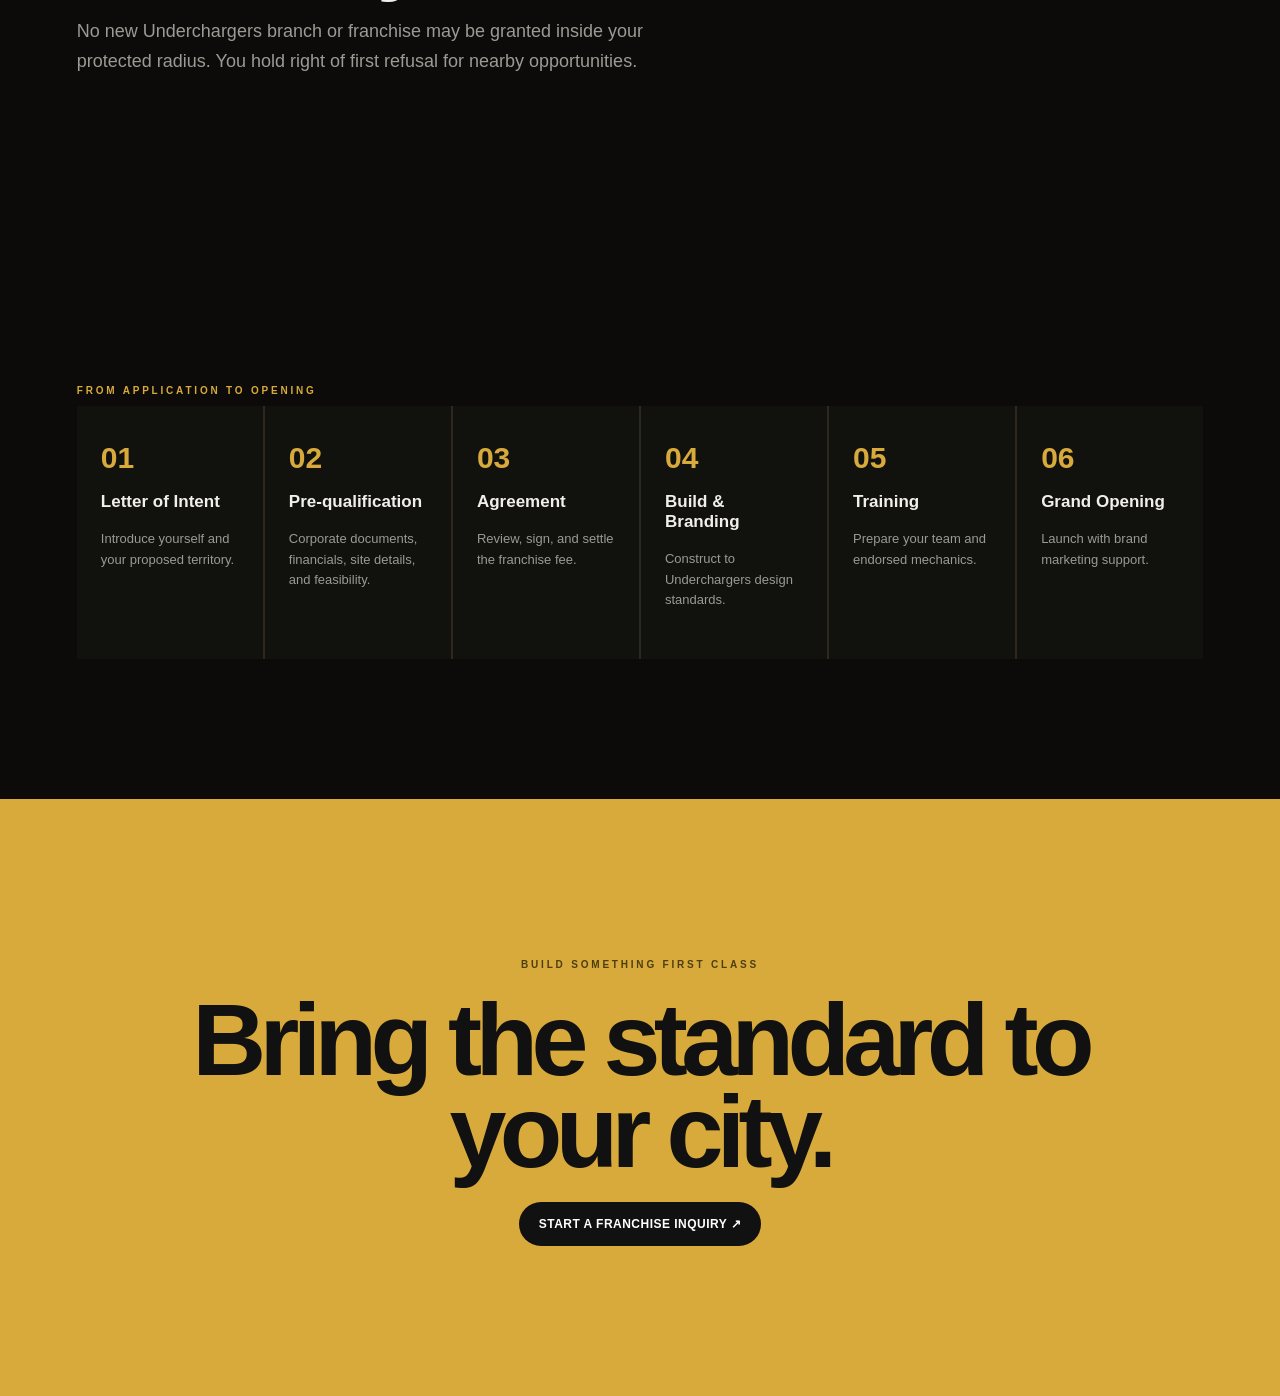
<file: franchise.html>
<!doctype html><html lang="en"><head><meta charset="utf-8"><meta name="viewport" content="width=device-width,initial-scale=1"><title>Franchise — Underchargers</title><link rel="stylesheet" href="styles.css"></head><body class="franchise-theme"><nav class="nav"><a class="logo" href="index.html"><img src="logo.png" alt="Underchargers — First-Class Performance"></a><div class="links"><a href="index.html">Welcome</a><a href="about.html">About</a><a href="services.html">Services</a><a class="active" href="franchise.html">Franchise</a><a href="contact.html">Contact</a></div><a class="book-btn" href="book.html">BOOK NOW ↗</a><button class="menu">☰</button></nav><main><section class="page-hero"><div class="blueprint"></div><div style="position:relative"><p class="eyebrow">FRANCHISE OPPORTUNITY</p><h1 class="page-title">First-class performance.<br><span style="color:var(--gold)">First-class business.</span></h1><p class="sub">Own a premium automotive service business backed by a proven operating system.</p></div></section><section class="section"><p class="eyebrow">WHY UNDERCHARGERS</p><h2 class="page-title">A premium position<br>in an everyday market.</h2><div class="franchise-grid"><article class="biz-card"><strong>↻</strong><h3>Recurring demand</h3><p>Preventive maintenance creates repeat customer relationships by design.</p></article><article class="biz-card"><strong>◆</strong><h3>Premium brand</h3><p>A distinctive identity designed to stand apart and command confidence.</p></article><article class="biz-card"><strong>01</strong><h3>Proven system</h3><p>Operating procedures and quality controls refined across our own branches.</p></article><article class="biz-card"><strong>₱</strong><h3>Fixed royalty model</h3><p>A flat monthly royalty—not a percentage of sales—so revenue growth stays yours.</p></article></div></section><section class="section light"><p class="eyebrow">WHAT YOUR FRANCHISE INCLUDES</p><h2 class="page-title">Equipped to open.<br>Built to perform.</h2><div class="tiles"><article class="tile"><h3>Tools & equipment</h3><p>Complete workshop package including diagnostic and essential service equipment.</p></article><article class="tile"><h3>Book of Standards</h3><p>Your operating blueprint for service flow, quality, and brand execution.</p></article><article class="tile"><h3>People & support</h3><p>Training, endorsed mechanics, supplier introductions, and marketing support.</p></article></div></section><section class="section"><p class="eyebrow">YOUR TERRITORY, PROTECTED</p><h2 class="page-title"><span style="color:var(--gold)">10 KM</span><br>to build your market.</h2><p class="sub">No new Underchargers branch or franchise may be granted inside your protected radius. You hold right of first refusal for nearby opportunities.</p></section><section class="section"><p class="eyebrow">FROM APPLICATION TO OPENING</p><div class="timeline"><article class="step"><b>01</b><h3>Letter of Intent</h3><p>Introduce yourself and your proposed territory.</p></article><article class="step"><b>02</b><h3>Pre-qualification</h3><p>Corporate documents, financials, site details, and feasibility.</p></article><article class="step"><b>03</b><h3>Agreement</h3><p>Review, sign, and settle the franchise fee.</p></article><article class="step"><b>04</b><h3>Build & Branding</h3><p>Construct to Underchargers design standards.</p></article><article class="step"><b>05</b><h3>Training</h3><p>Prepare your team and endorsed mechanics.</p></article><article class="step"><b>06</b><h3>Grand Opening</h3><p>Launch with brand marketing support.</p></article></div></section><section class="cta-band"><p class="eyebrow">BUILD SOMETHING FIRST CLASS</p><h2>Bring the standard to your city.</h2><a class="button" href="contact.html#franchise">START A FRANCHISE INQUIRY ↗</a></section></main><div class="floating-actions"><a class="message-float" href="https://m.me/underchargersofficial"><span>MESSAGE US</span><i>●</i></a><a class="floating" href="book.html">BOOK NOW <i>↗</i></a></div><script src="script.js"></script></body></html>
</file>
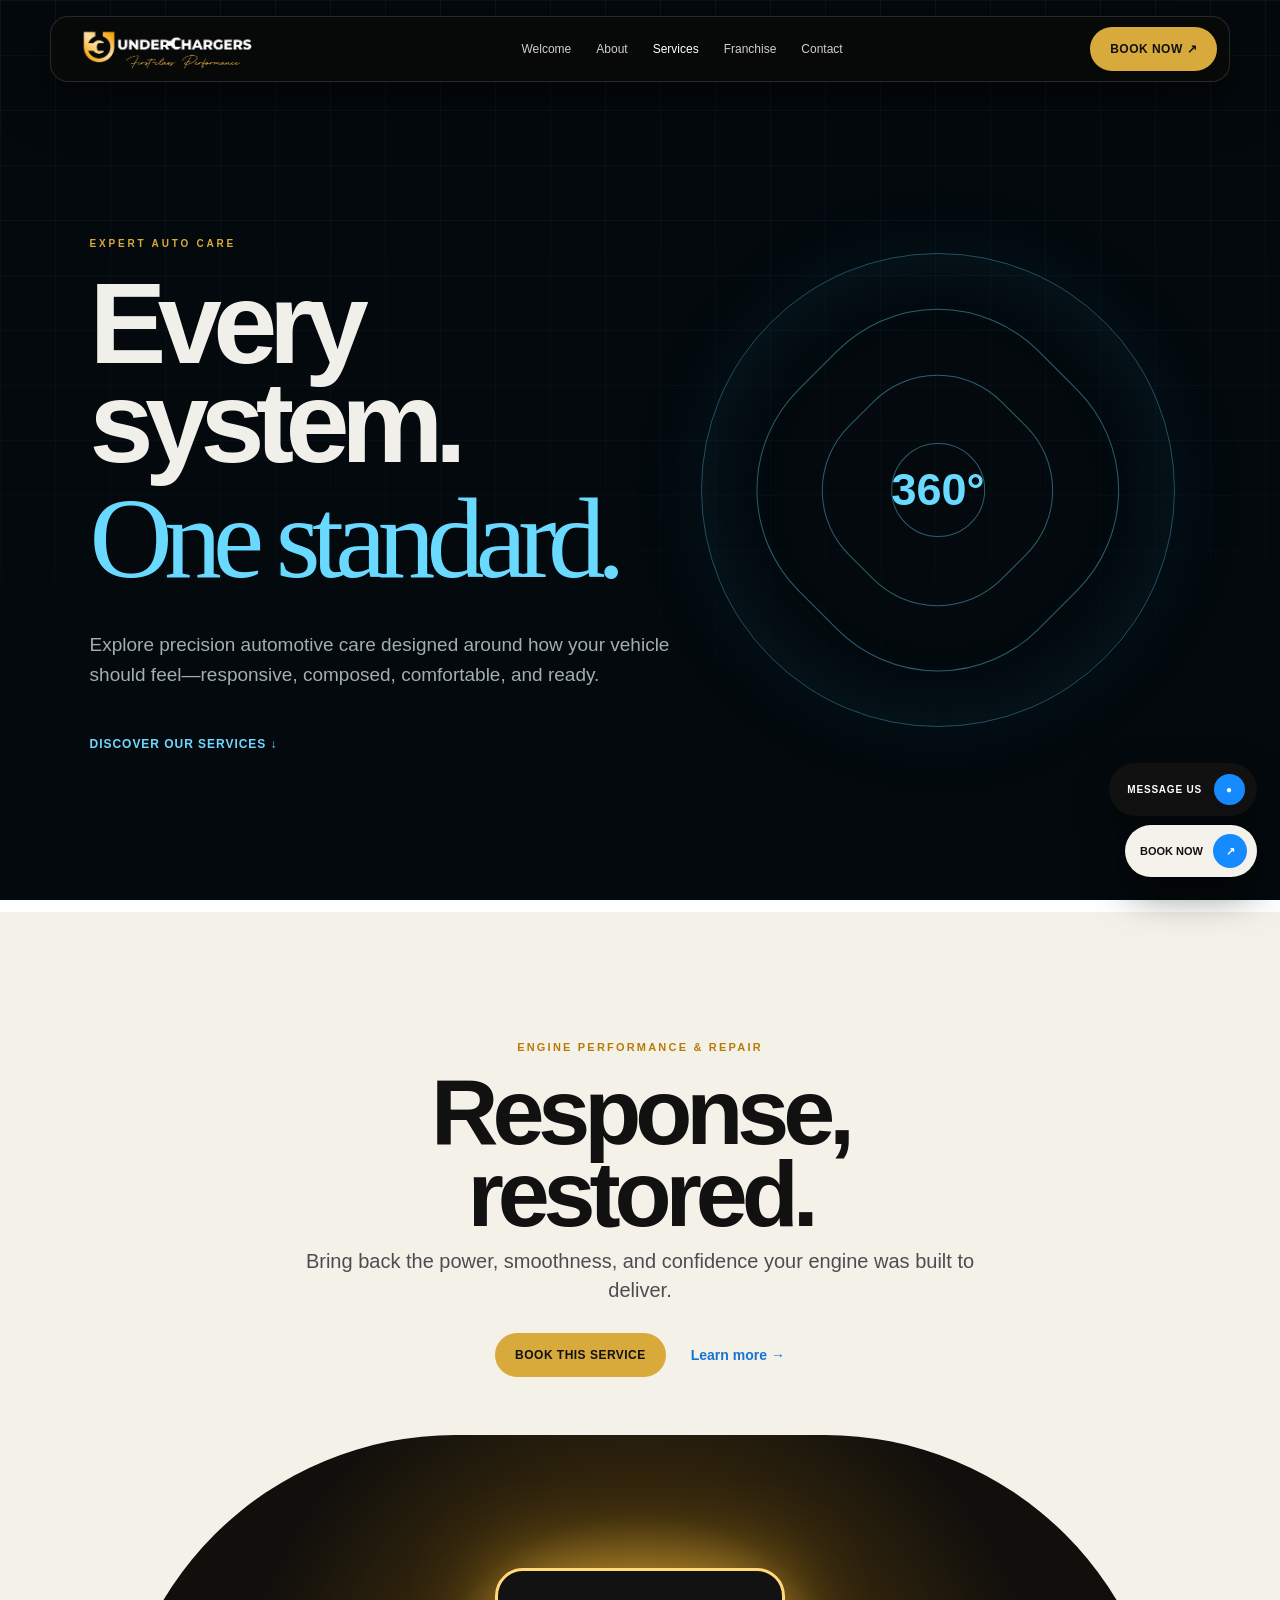
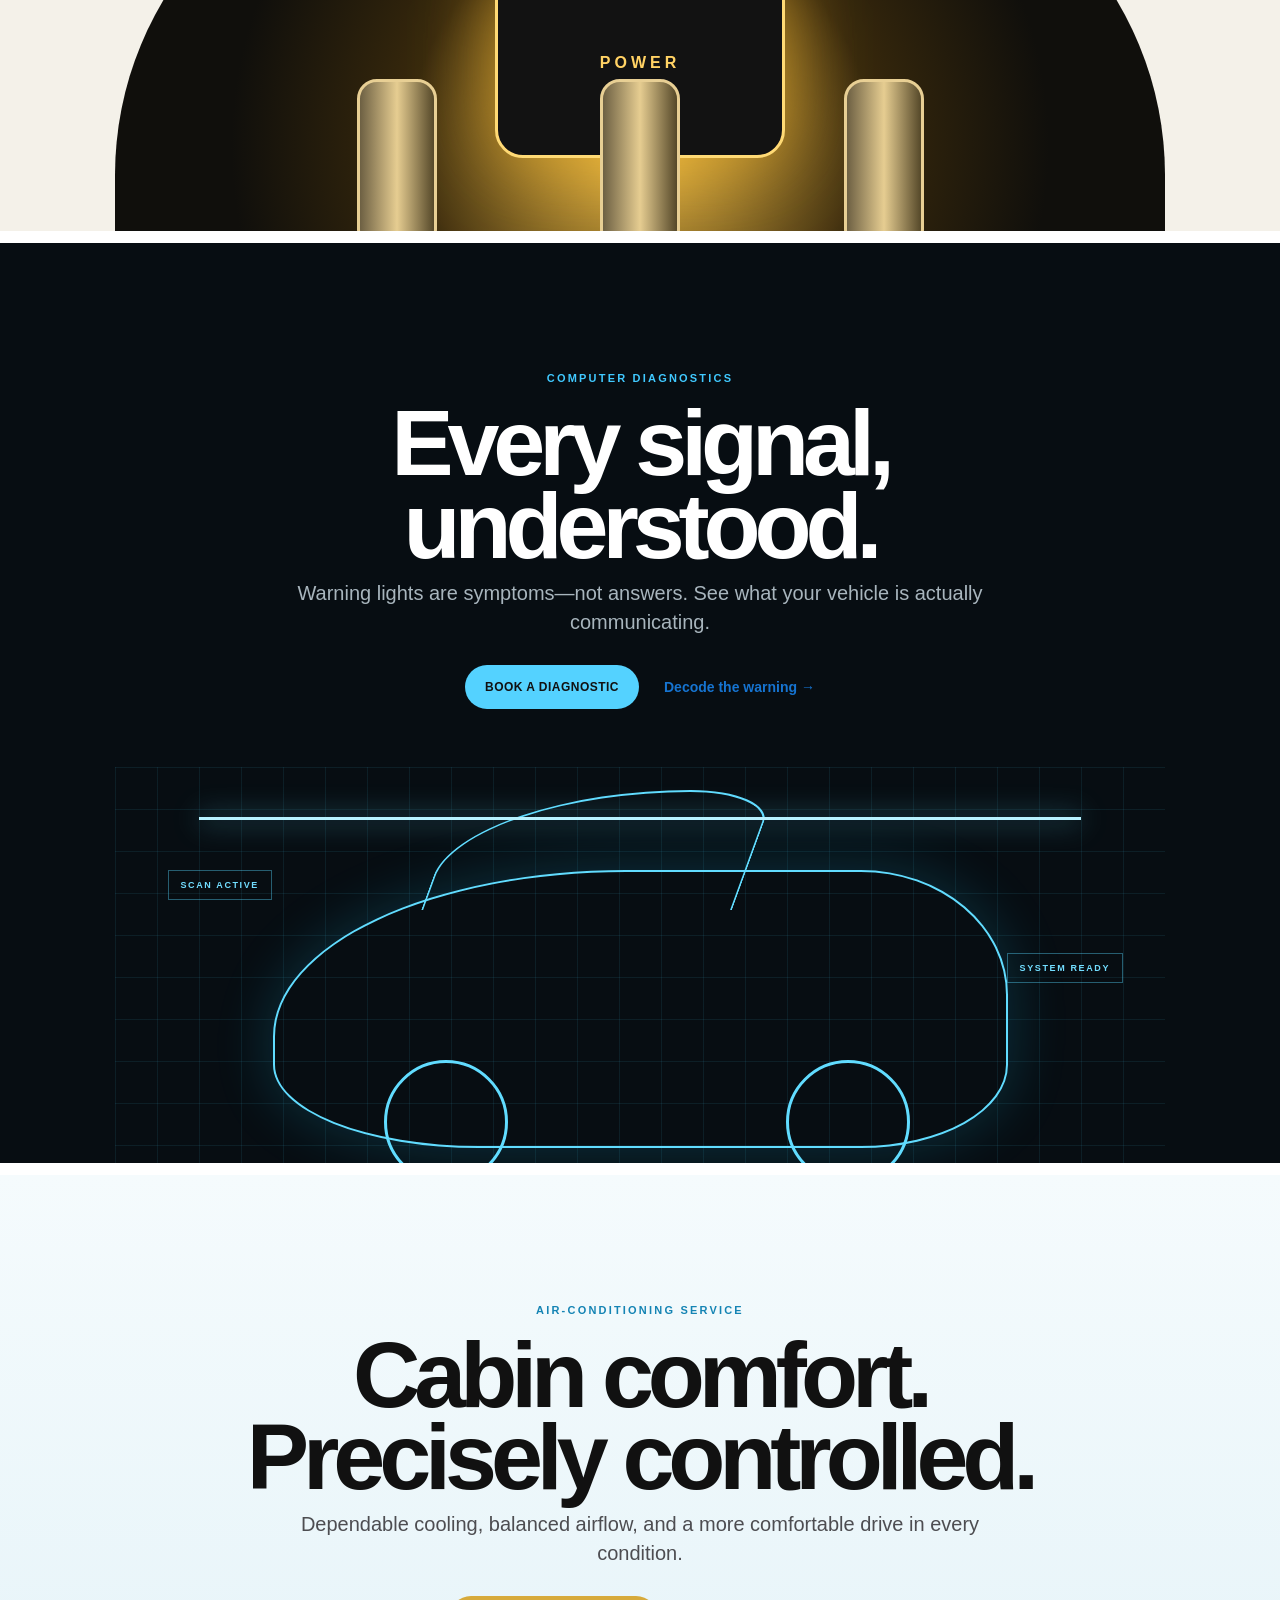
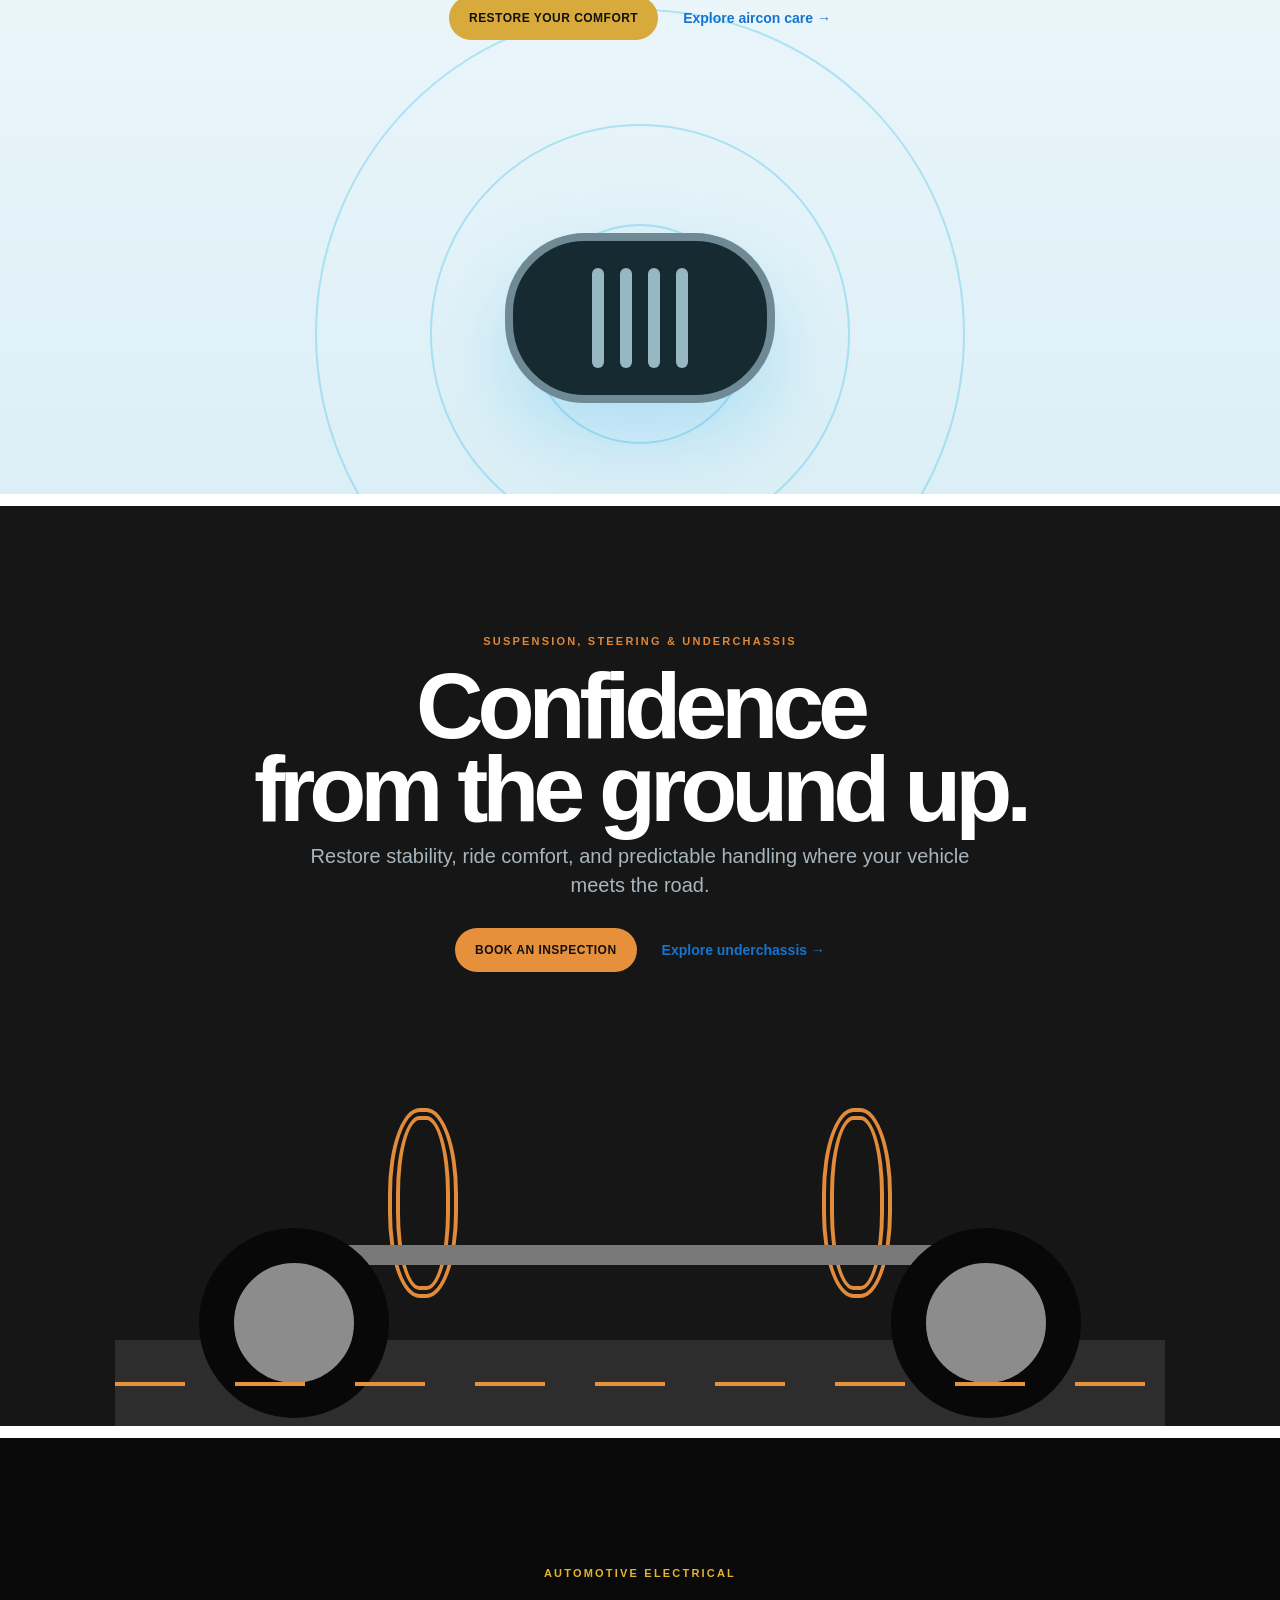
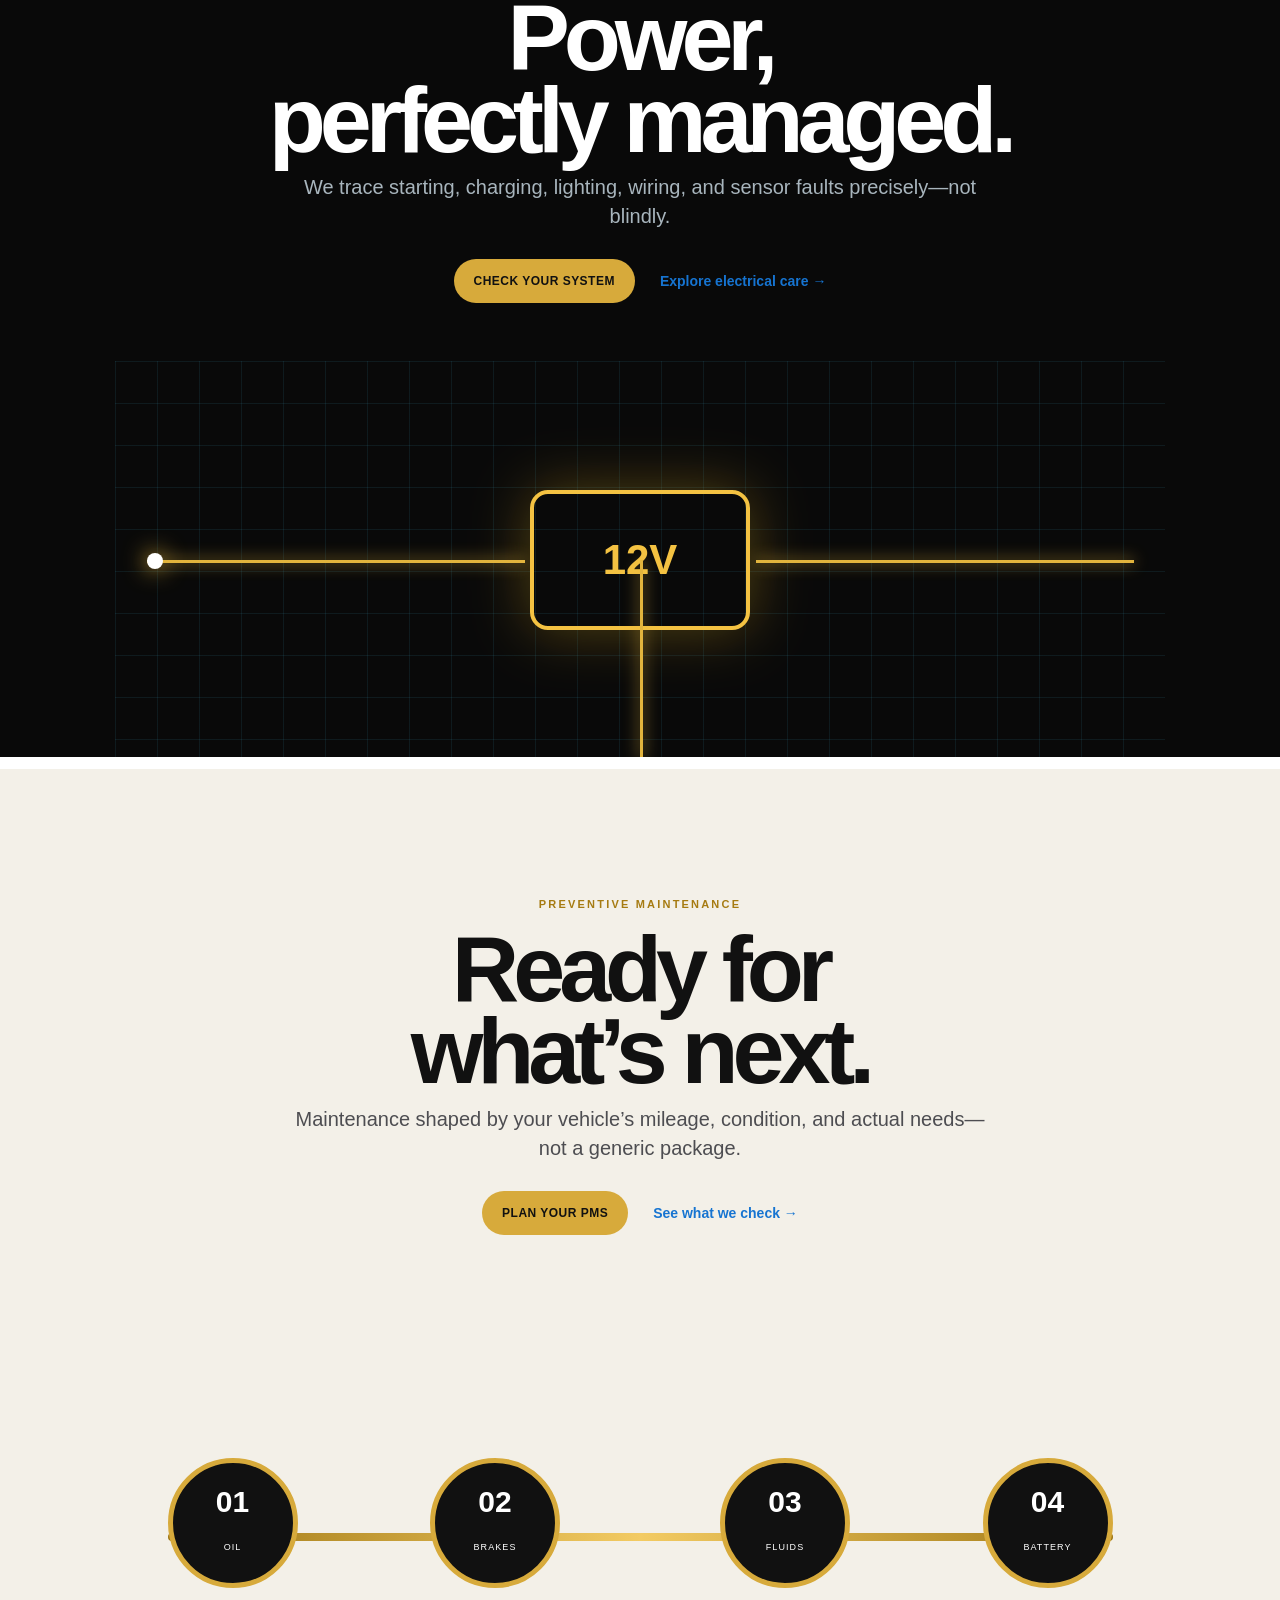
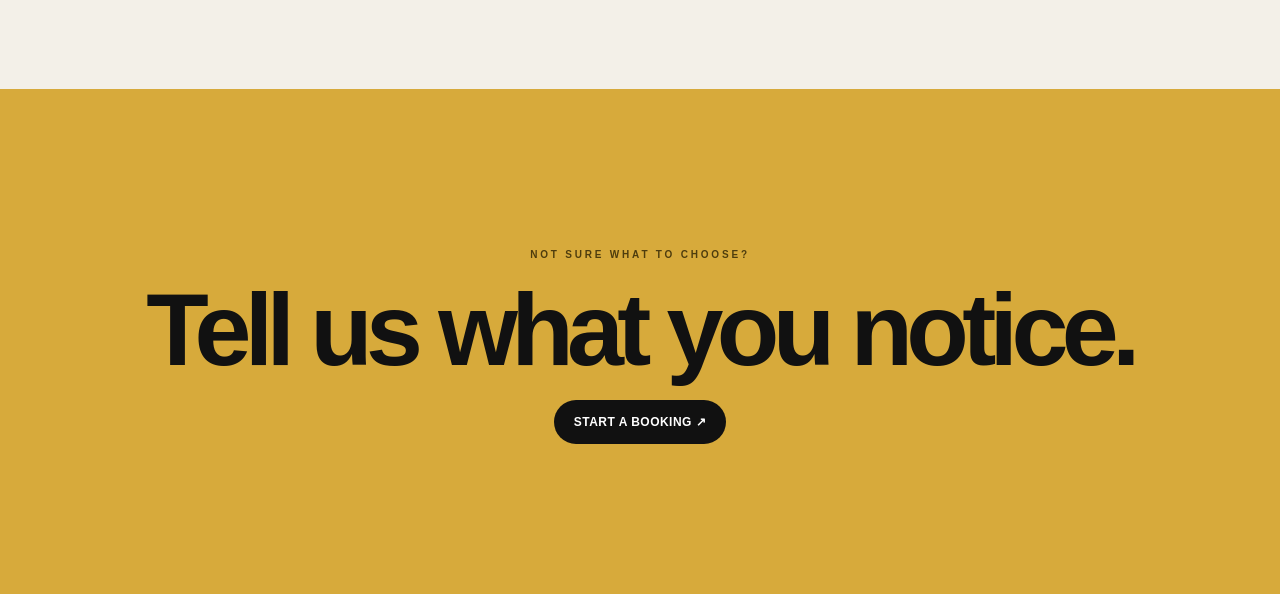
<file: services.html>
<!doctype html><html lang="en"><head><meta charset="utf-8"><meta name="viewport" content="width=device-width,initial-scale=1"><title>Services — Underchargers</title><link rel="stylesheet" href="styles.css"></head><body class="service-theme"><nav class="nav"><a class="logo" href="index.html"><img src="logo.png" alt="Underchargers — First-Class Performance"></a><div class="links"><a href="index.html">Welcome</a><a href="about.html">About</a><a class="active" href="services.html">Services</a><a href="franchise.html">Franchise</a><a href="contact.html">Contact</a></div><a class="book-btn" href="book.html">BOOK NOW ↗</a><button class="menu">☰</button></nav><main class="service-billboards">
<section class="service-intro"><div class="lab-grid"></div><div class="intro-copy"><p class="eyebrow">EXPERT AUTO CARE</p><h1>Every system.<br><em>One standard.</em></h1><p>Explore precision automotive care designed around how your vehicle should feel—responsive, composed, comfortable, and ready.</p><a href="#engine">DISCOVER OUR SERVICES ↓</a></div><div class="system-visual"><i></i><i></i><i></i><b>360°</b></div></section>
<section class="service-billboard engine-board" id="engine"><div class="billboard-copy"><p class="service-kicker">ENGINE PERFORMANCE & REPAIR</p><h2>Response,<br>restored.</h2><p>Bring back the power, smoothness, and confidence your engine was built to deliver.</p><div><a class="button" href="book.html?service=Engine%20Performance%20%26%20Repair">BOOK THIS SERVICE</a><a class="text-link" href="book.html?service=Engine%20Performance%20%26%20Repair">Learn more →</a></div></div><div class="product-picture engine-picture"><div class="engine-disc"><span>POWER</span></div><i class="piston p1"></i><i class="piston p2"></i><i class="piston p3"></i></div></section>
<section class="service-billboard diagnostic-board"><div class="billboard-copy"><p class="service-kicker">COMPUTER DIAGNOSTICS</p><h2>Every signal,<br>understood.</h2><p>Warning lights are symptoms—not answers. See what your vehicle is actually communicating.</p><div><a class="button" href="book.html?service=Computer%20Diagnostic%20Scanning">BOOK A DIAGNOSTIC</a><a class="text-link" href="book.html?service=Computer%20Diagnostic%20Scanning">Decode the warning →</a></div></div><div class="product-picture diagnostic-picture"><div class="outline-car"><i></i><i></i></div><div class="scanner-beam"></div><b class="tag t1">SCAN ACTIVE</b><b class="tag t2">SYSTEM READY</b></div></section>
<section class="service-billboard aircon-board"><div class="billboard-copy"><p class="service-kicker">AIR-CONDITIONING SERVICE</p><h2>Cabin comfort.<br>Precisely controlled.</h2><p>Dependable cooling, balanced airflow, and a more comfortable drive in every condition.</p><div><a class="button" href="book.html?service=Air-Conditioning%20Service">RESTORE YOUR COMFORT</a><a class="text-link" href="book.html?service=Air-Conditioning%20Service">Explore aircon care →</a></div></div><div class="product-picture air-picture"><div class="air-ring a1"></div><div class="air-ring a2"></div><div class="air-ring a3"></div><div class="vent"><i></i><i></i><i></i><i></i></div></div></section>
<section class="service-billboard chassis-board"><div class="billboard-copy"><p class="service-kicker">SUSPENSION, STEERING & UNDERCHASSIS</p><h2>Confidence<br>from the ground up.</h2><p>Restore stability, ride comfort, and predictable handling where your vehicle meets the road.</p><div><a class="button" href="book.html?service=Suspension%2C%20Steering%20%26%20Underchassis">BOOK AN INSPECTION</a><a class="text-link" href="book.html?service=Suspension%2C%20Steering%20%26%20Underchassis">Explore underchassis →</a></div></div><div class="product-picture chassis-picture"><div class="spring left"></div><div class="spring right"></div><div class="axle"></div><div class="chassis-wheel left"></div><div class="chassis-wheel right"></div><div class="moving-road"></div></div></section>
<section class="service-billboard electric-board"><div class="billboard-copy"><p class="service-kicker">AUTOMOTIVE ELECTRICAL</p><h2>Power,<br>perfectly managed.</h2><p>We trace starting, charging, lighting, wiring, and sensor faults precisely—not blindly.</p><div><a class="button" href="book.html?service=Automotive%20Electrical">CHECK YOUR SYSTEM</a><a class="text-link" href="book.html?service=Automotive%20Electrical">Explore electrical care →</a></div></div><div class="product-picture electric-picture"><div class="battery">12V</div><i class="circuit c1"></i><i class="circuit c2"></i><i class="circuit c3"></i><b class="electric-dot"></b></div></section>
<section class="service-billboard pms-board"><div class="billboard-copy"><p class="service-kicker">PREVENTIVE MAINTENANCE</p><h2>Ready for<br>what’s next.</h2><p>Maintenance shaped by your vehicle’s mileage, condition, and actual needs—not a generic package.</p><div><a class="button" href="book.html?service=Preventive%20Maintenance%20Service">PLAN YOUR PMS</a><a class="text-link" href="book.html?service=Preventive%20Maintenance%20Service">See what we check →</a></div></div><div class="product-picture pms-picture"><div class="gold-road"></div><div class="milestone m1"><b>01</b><span>OIL</span></div><div class="milestone m2"><b>02</b><span>BRAKES</span></div><div class="milestone m3"><b>03</b><span>FLUIDS</span></div><div class="milestone m4"><b>04</b><span>BATTERY</span></div></div></section>
<section class="cta-band"><p class="eyebrow">NOT SURE WHAT TO CHOOSE?</p><h2>Tell us what you notice.</h2><a class="button" href="book.html">START A BOOKING ↗</a></section></main><div class="floating-actions"><a class="message-float" href="https://m.me/underchargersofficial"><span>MESSAGE US</span><i>●</i></a><a class="floating" href="book.html">BOOK NOW <i>↗</i></a></div><script src="script.js"></script></body></html>
</file>
<file: styles.css>
:root {
  --bg:#080806;
  --panel:#11110e;
  --gold:#d7aa3b;
  --gold2:#f4d77c;
  --paper:#f1efe9;
  --muted:#9c9a94;
  --blue:#72d7ff
}

* {
  box-sizing:border-box
}

html {
  scroll-behavior:smooth
}

body {
  margin:0;
  background:var(--bg);
  color:var(--paper);
  font-family:Inter,Arial,sans-serif;
  overflow-x:hidden
}

a {
  color:inherit;
  text-decoration:none
}

button,input,select,textarea {
  font:inherit
}

.nav {
  position:fixed;
  z-index:50;
  top:16px;
  left:50%;
  transform:translateX(-50%);
  width:min(1180px,calc(100% - 28px));
  height:66px;
  padding:0 12px 0 18px;
  display:flex;
  align-items:center;
  justify-content:space-between;
  border:1px solid #fff2;
  border-radius:18px;
  background:#0a0a08c9;
  backdrop-filter:blur(18px);
  box-shadow:0 16px 50px #0008
}

.logo {
  display:flex;
  align-items:center;
  gap:10px;
  font-size:12px;
  font-weight:900;
  letter-spacing:.11em
}

.mark {
  display:grid;
  place-items:center;
  width:32px;
  height:37px;
  border:2px solid var(--gold);
  border-radius:7px 7px 15px 15px;
  color:var(--gold);
  font:900 18px Georgia
}

.logo small {
  display:block;
  margin-top:3px;
  color:var(--gold);
  font-size:7px;
  letter-spacing:.22em
}

.links {
  display:flex;
  align-items:center;
  gap:25px;
  font-size:12px
}

.links a {
  color:#d1cfc8
}

.links a:hover,.links a.active {
  color:#fff
}

.book-btn,.button {
  display:inline-flex;
  align-items:center;
  justify-content:center;
  gap:22px;
  padding:15px 20px;
  border:0;
  border-radius:100px;
  background:var(--gold);
  color:#111!important;
  font-size:12px;
  font-weight:900;
  letter-spacing:.04em;
  cursor:pointer
}

.book-btn:hover,.button:hover {
  transform:translateY(-2px);
  box-shadow:0 12px 32px #d7aa3b35
}

.menu {
  display:none;
  border:0;
  background:transparent;
  color:white;
  font-size:25px
}

.eyebrow {
  color:var(--gold);
  font-size:10px;
  font-weight:900;
  letter-spacing:.28em
}

.display {
  font-size:clamp(58px,8vw,128px);
  line-height:.88;
  letter-spacing:-.07em;
  margin:25px 0
}

.display em {
  font-family:Georgia,serif;
  font-weight:400;
  color:var(--gold)
}

.sub {
  max-width:620px;
  color:var(--muted);
  font-size:18px;
  line-height:1.7
}

.hero {
  position:relative;
  min-height:100vh;
  padding:160px max(6vw,28px) 90px;
  display:flex;
  align-items:center;
  overflow:hidden
}

.hero-copy {
  position:relative;
  z-index:4;
  width:55%
}

.actions {
  display:flex;
  gap:12px;
  flex-wrap:wrap;
  margin-top:32px
}

.button.outline {
  background:transparent;
  color:white!important;
  border:1px solid #fff4
}

.visual-car {
  position:absolute;
  right:-6%;
  top:26%;
  width:57vw;
  height:48vh;
  filter:drop-shadow(0 35px 70px #000);
  animation:float 6s ease-in-out infinite
}

.car-body {
  position:absolute;
  inset:20% 6% 23%;
  border:2px solid #e0b34b;
  border-radius:48% 18% 20% 25%/65% 42% 32% 32%;
  background:linear-gradient(150deg,#e4bd5b55,#19130655 64%);
  box-shadow:inset 0 0 60px #d7aa3b22
}

.car-body:before {
  content:"";
  position:absolute;
  left:22%;
  top:-29%;
  width:45%;
  height:44%;
  border:2px solid #c69d43;
  border-bottom:0;
  border-radius:90% 32% 0 0;
  transform:skewX(-18deg);
  background:#151612cc
}

.wheel {
  position:absolute;
  bottom:9%;
  width:19%;
  aspect-ratio:1;
  border-radius:50%;
  border:16px solid #151512;
  background:#a47f2f;
  box-shadow:0 0 0 2px #dab64e
}

.wheel:after {
  content:"";
  position:absolute;
  inset:25%;
  border:5px dotted #171712;
  border-radius:50%
}

.wheel.w1 {
  left:14%
}

.wheel.w2 {
  right:13%
}

.scan {
  position:absolute;
  z-index:2;
  left:2%;
  right:2%;
  height:2px;
  top:18%;
  background:#ffe7a0;
  box-shadow:0 0 25px #ffd560;
  animation:scan 3.2s ease-in-out infinite
}

.orbit {
  position:absolute;
  inset:-12% 3%;
  border:1px solid #d6aa3b44;
  border-radius:50%;
  animation:spin 15s linear infinite
}

.section {
  padding:140px max(6vw,28px)
}

.light {
  background:var(--paper);
  color:#111
}

.center {
  text-align:center
}

.center .sub {
  margin-inline:auto
}

.feature {
  min-height:88vh;
  display:grid;
  grid-template-columns:1fr 1.2fr;
  align-items:center;
  gap:7vw;
  padding:110px max(6vw,28px);
  border-top:8px solid #fff
}

.feature h2,.page-title {
  font-size:clamp(52px,7vw,105px);
  line-height:.92;
  letter-spacing:-.06em;
  margin:22px 0
}

.feature-art {
  position:relative;
  min-height:520px;
  border-radius:34px;
  overflow:hidden;
  background:radial-gradient(circle at 50% 45%,var(--tone,#a97817),#111 55%);
  border:1px solid #fff2
}

.feature-art:before {
  content:"";
  position:absolute;
  inset:0;
  background-image:linear-gradient(#fff1 1px,transparent 1px),linear-gradient(90deg,#fff1 1px,transparent 1px);
  background-size:42px 42px;
  mask-image:radial-gradient(circle,#000,transparent 72%)
}

.mechanism {
  position:absolute;
  width:250px;
  aspect-ratio:1;
  left:50%;
  top:50%;
  transform:translate(-50%,-50%) rotate(45deg);
  border:2px solid #fff8;
  border-radius:22%;
  box-shadow:0 0 80px var(--tone);
  animation:turn 8s linear infinite
}

.mechanism:before,.mechanism:after {
  content:"";
  position:absolute;
  inset:22%;
  border:2px solid #fffc;
  border-radius:50%
}

.mechanism:after {
  inset:42%;
  background:var(--tone);
  border:0;
  box-shadow:0 0 35px var(--tone)
}

.tiles {
  display:grid;
  grid-template-columns:repeat(3,1fr);
  gap:16px;
  margin-top:60px
}

.tile {
  position:relative;
  min-height:430px;
  padding:34px;
  border-radius:28px;
  overflow:hidden;
  background:#111;
  border:1px solid #fff2
}

.tile h3 {
  font-size:35px;
  line-height:1;
  margin:16px 0
}

.tile p {
  color:#aaa;
  line-height:1.6
}

.tile-art {
  position:absolute;
  left:10%;
  right:10%;
  bottom:-18%;
  aspect-ratio:1;
  border:1px solid #d6aa3b77;
  border-radius:50%;
  box-shadow:inset 0 0 60px #d6aa3b22,0 0 40px #d6aa3b19
}

.tile-art:before,.tile-art:after {
  content:"";
  position:absolute;
  inset:15%;
  border:1px solid #d6aa3b77;
  border-radius:36%;
  transform:rotate(45deg)
}

.tile-art:after {
  inset:33%;
  border-radius:50%;
  animation:pulse 2.8s infinite
}

.marquee {
  overflow:hidden;
  padding:20px 0;
  border-block:1px solid #fff2;
  white-space:nowrap;
  color:#857c65;
  font-size:11px;
  letter-spacing:.26em
}

.marquee span {
  display:inline-block;
  animation:marquee 24s linear infinite
}

.cta-band {
  padding:150px 28px;
  text-align:center;
  background:var(--gold);
  color:#111
}

.cta-band .eyebrow {
  color:#4e3d0e
}

.cta-band h2 {
  font-size:clamp(56px,8vw,116px);
  line-height:.9;
  letter-spacing:-.065em;
  margin:24px auto;
  max-width:1000px
}

.cta-band .button {
  background:#111;
  color:#fff!important
}

.floating {
  position:fixed;
  z-index:60;
  right:23px;
  bottom:23px;
  display:flex;
  align-items:center;
  gap:10px;
  padding:9px 10px 9px 15px;
  border-radius:100px;
  background:#f4f2eb;
  color:#111;
  box-shadow:0 15px 40px #0008;
  font-size:11px;
  font-weight:900
}

.floating i {
  display:grid;
  place-items:center;
  width:34px;
  height:34px;
  border-radius:50%;
  background:#168aff;
  color:white;
  font-style:normal
}

footer {
  display:grid;
  grid-template-columns:2fr 1fr 1fr 1fr;
  gap:40px;
  padding:85px max(6vw,28px) 45px;
  background:#080806;
  color:#aaa
}

footer p {
  color:var(--gold);
  font-size:9px;
  letter-spacing:.2em
}

footer a,footer span {
  display:block;
  font-size:13px;
  line-height:2
}

footer small {
  grid-column:1/-1;
  margin-top:50px;
  padding-top:25px;
  border-top:1px solid #fff2
}

.page-hero {
  min-height:78vh;
  padding:180px max(6vw,28px) 90px;
  display:flex;
  align-items:end;
  position:relative;
  overflow:hidden
}

.page-hero .sub {
  font-size:20px
}

.about-theme {
  background:var(--paper);
  color:#111
}

.about-theme .nav {
  background:rgba(8,8,6,.9);
  border-color:rgba(255,255,255,.14);
  box-shadow:0 18px 55px rgba(0,0,0,.38)
}

.about-theme .links a {
  color:#d1cfc8
}

.about-theme .menu {
  color:#fff
}

.editorial {
  display:grid;
  grid-template-columns:1fr 1fr;
  gap:8vw;
  align-items:center;
  padding:130px max(6vw,28px)
}

.editorial h2 {
  font:400 clamp(50px,7vw,95px)/.95 Georgia,serif;
  letter-spacing:-.05em
}

.photo-placeholder {
  min-height:630px;
  border-radius:250px 250px 20px 20px;
  background:linear-gradient(150deg,#222,#69501d 45%,#d5af51);
  position:relative;
  overflow:hidden
}

.photo-placeholder:after {
  content:"UNDERCHARGERS";
  position:absolute;
  bottom:35px;
  left:35px;
  color:white;
  font-weight:900;
  letter-spacing:.2em
}

.values {
  display:grid;
  grid-template-columns:repeat(3,1fr);
  gap:1px;
  background:#bbb4a7
}

.value {
  background:var(--paper);
  padding:70px 45px;
  min-height:330px
}

.value b {
  color:#a67d19
}

.value h3 {
  font-size:32px
}

.service-theme {
  background:#050b10
}

.lab-grid {
  position:absolute;
  inset:0;
  background-image:linear-gradient(#55caff10 1px,transparent 1px),linear-gradient(90deg,#55caff10 1px,transparent 1px);
  background-size:55px 55px;
  mask-image:linear-gradient(to bottom,#000,transparent)
}

.service-list {
  display:grid;
  gap:2px;
  background:#26323a;
  padding:2px
}

.service-row {
  display:grid;
  grid-template-columns:90px 1fr 1.2fr 70px;
  gap:25px;
  align-items:center;
  padding:40px max(4vw,22px);
  background:#071016;
  transition:.3s
}

.service-row:hover {
  background:#10232d
}

.service-row>span {
  color:var(--blue)
}

.service-row h3 {
  font-size:clamp(30px,4vw,55px);
  margin:0
}

.service-row p {
  color:#9ba8af
}

.service-row b {
  font-size:26px
}

.franchise-theme {
  background:#0c0b09
}

.blueprint {
  position:absolute;
  inset:0;
  background-image:linear-gradient(#d7aa3b18 1px,transparent 1px),linear-gradient(90deg,#d7aa3b18 1px,transparent 1px);
  background-size:45px 45px;
  transform:perspective(700px) rotateX(58deg) scale(1.6);
  transform-origin:bottom;
  opacity:.8
}

.franchise-grid {
  display:grid;
  grid-template-columns:repeat(2,1fr);
  gap:16px
}

.biz-card {
  min-height:320px;
  padding:42px;
  border:1px solid #fff2;
  background:#11110e;
  border-radius:24px
}

.biz-card strong {
  font-size:72px;
  color:var(--gold)
}

.biz-card h3 {
  font-size:28px
}

.timeline {
  display:grid;
  grid-template-columns:repeat(6,1fr);
  gap:2px;
  background:#2d291e
}

.step {
  background:#11110e;
  padding:35px 24px;
  min-height:250px
}

.step b {
  color:var(--gold);
  font-size:30px
}

.step h3 {
  font-size:17px
}

.step p {
  font-size:13px;
  color:#999;
  line-height:1.6
}

.contact-theme {
  background:#e9e5da;
  color:#111
}

.concierge {
  display:grid;
  grid-template-columns:1fr 1fr;
  gap:18px;
  padding:80px max(6vw,28px) 140px
}

.contact-card {
  padding:44px;
  border:1px solid #bbb4a7;
  border-radius:26px;
  background:#f5f2ea
}

.contact-card h2 {
  font-size:38px
}

.contact-card a {
  display:block;
  padding:17px 0;
  border-top:1px solid #ccc5b8
}

.booking-theme {
  background:#ece9e0;
  color:#111
}

.booking-wrap {
  padding:140px max(6vw,28px)
}

.booking-shell {
  max-width:1080px;
  margin:auto;
  background:#fff;
  border-radius:30px;
  box-shadow:0 30px 80px #42381724;
  overflow:hidden
}

.booking-head {
  padding:42px 50px;
  background:#111;
  color:white
}

.progress {
  height:4px;
  background:#332e20
}

.progress i {
  display:block;
  width:25%;
  height:100%;
  background:var(--gold);
  transition:.4s
}

.booking-body {
  padding:50px
}

.booking-step {
  display:none
}

.booking-step.active {
  display:block;
  animation:enter .4s ease
}

.booking-step h2 {
  font-size:clamp(36px,5vw,62px);
  letter-spacing:-.04em
}

.choice-grid {
  display:grid;
  grid-template-columns:repeat(3,1fr);
  gap:12px
}

.choice {
  padding:24px;
  text-align:left;
  border:1px solid #d6d0c3;
  border-radius:16px;
  background:white;
  cursor:pointer
}

.choice:hover,.choice.selected {
  border-color:#ad7f17;
  background:#fff8e4
}

.choice strong {
  display:block;
  margin-bottom:7px
}

.calendar-head {
  display:flex;
  justify-content:space-between;
  align-items:center;
  margin:25px 0
}

.calendar-head button {
  border:0;
  background:#111;
  color:white;
  border-radius:50%;
  width:40px;
  height:40px
}

.calendar {
  display:grid;
  grid-template-columns:repeat(7,1fr);
  gap:6px
}

.calendar span {
  text-align:center;
  font-size:11px;
  color:#777;
  padding:8px
}

.day {
  aspect-ratio:1;
  border:1px solid #ddd6c7;
  border-radius:12px;
  background:white;
  cursor:pointer
}

.day:hover,.day.selected {
  background:var(--gold);
  border-color:var(--gold)
}

.day:disabled {
  opacity:.25;
  cursor:not-allowed
}

.form-grid {
  display:grid;
  grid-template-columns:1fr 1fr;
  gap:16px
}

.field {
  display:grid;
  gap:7px
}

.field.full {
  grid-column:1/-1
}

.field label {
  font-size:11px;
  font-weight:800;
  letter-spacing:.08em
}

.field input,.field select,.field textarea {
  width:100%;
  padding:15px;
  border:1px solid #ccc5b8;
  border-radius:12px;
  background:#faf9f5
}

.field textarea {
  min-height:130px;
  resize:vertical
}

.booking-actions {
  display:flex;
  justify-content:space-between;
  gap:12px;
  margin-top:35px
}

.booking-actions button {
  padding:14px 22px;
  border-radius:100px;
  border:1px solid #bbb;
  background:white;
  cursor:pointer
}

.booking-actions .next {
  background:#111;
  color:white;
  border-color:#111;
  margin-left:auto
}

.confirmation {
  text-align:center;
  padding:30px
}

.confirmation .check {
  display:grid;
  place-items:center;
  width:95px;
  height:95px;
  border-radius:50%;
  margin:0 auto 30px;
  background:var(--gold);
  font-size:45px
}

.confirmation strong {
  font-size:24px
}

.error {
  color:#b12222;
  font-size:12px;
  margin-top:15px
}

.hidden {
  display:none!important
}


@keyframes float {
  50% {
  transform:translateY(-22px)
}


}

@keyframes scan {
  50% {
  top:82%
}


}

@keyframes spin {
  to {
  transform:rotate(360deg)
}


}

@keyframes turn {
  to {
  transform:translate(-50%,-50%) rotate(405deg)
}


}

@keyframes pulse {
  50% {
  transform:scale(1.15);
  box-shadow:0 0 35px var(--gold)
}


}

@keyframes marquee {
  to {
  transform:translateX(-50%)
}


}

@keyframes enter {
  from {
  opacity:0;
  transform:translateY(15px)
}


}


@media(max-width:980px) {
  .links {
  display:none;
  position:absolute;
  top:76px;
  left:0;
  right:0;
  padding:24px;
  flex-direction:column;
  align-items:stretch;
  background:#0b0b09;
  border:1px solid #fff2;
  border-radius:18px
}

.links.open {
  display:flex
}

.menu {
  display:block
}

.nav .book-btn {
  margin-left:auto;
  margin-right:8px
}

.hero-copy {
  width:72%
}

.tiles {
  grid-template-columns:1fr 1fr
}

.timeline {
  grid-template-columns:repeat(3,1fr)
}

footer {
  grid-template-columns:1fr 1fr
}

.footer-logo {
  grid-column:1/-1
}


}


@media(max-width:680px) {
  .nav {
  top:8px;
  height:60px
}

.nav>.book-btn {
  font-size:0;
  padding:12px
}

.nav>.book-btn:after {
  content:"BOOK";
  font-size:10px
}

.logo span:last-child {
  font-size:10px
}

.hero {
  min-height:930px;
  align-items:flex-start;
  padding-top:145px
}

.hero-copy {
  width:100%
}

.display {
  font-size:58px
}

.visual-car {
  width:110vw;
  height:38vh;
  top:57%;
  right:-28%
}

.feature {
  grid-template-columns:1fr;
  min-height:auto;
  padding-block:90px
}

.feature-art {
  min-height:420px;
  order:2
}

.tiles,.franchise-grid,.choice-grid,.form-grid,.concierge,.editorial {
  grid-template-columns:1fr
}

.tile {
  min-height:380px
}

.timeline {
  grid-template-columns:1fr 1fr
}

.service-row {
  grid-template-columns:45px 1fr 35px
}

.service-row p {
  grid-column:2/-1
}

.page-hero {
  min-height:85vh;
  padding-top:140px
}

.booking-wrap {
  padding:100px 14px
}

.booking-head,.booking-body {
  padding:30px 22px
}

.calendar {
  gap:3px
}

.day {
  border-radius:7px
}

.floating {
  left:14px;
  right:14px;
  justify-content:center
}

.floating i {
  position:absolute;
  right:8px
}

footer {
  grid-template-columns:1fr
}

.footer-logo {
  grid-column:auto
}


}


@media(prefers-reduced-motion:reduce) {
  * {
  animation:none!important;
  scroll-behavior:auto!important
}


}



.service-billboards {
  background:#000
}

.service-intro {
  position:relative;
  min-height:100vh;
  display:grid;
  grid-template-columns:1fr .8fr;
  align-items:center;
  padding:160px max(7vw,30px) 80px;
  overflow:hidden;
  background:#03090d
}

.intro-copy {
  position:relative;
  z-index:2
}

.service-intro h1 {
  font-size:clamp(65px,9vw,145px);
  line-height:.86;
  letter-spacing:-.075em;
  margin:25px 0
}

.service-intro h1 em {
  font:400 1em Georgia;
  color:#69d9ff
}

.service-intro .intro-copy>p:not(.eyebrow) {
  max-width:620px;
  color:#a2aeb4;
  font-size:19px;
  line-height:1.6
}

.service-intro .intro-copy>a {
  display:inline-block;
  margin-top:28px;
  color:#70d8ff;
  font-size:12px;
  font-weight:900;
  letter-spacing:.08em
}

.system-visual {
  position:relative;
  width:min(37vw,520px);
  aspect-ratio:1;
  border:1px solid #6bdcff55;
  border-radius:50%;
  display:grid;
  place-items:center;
  box-shadow:inset 0 0 90px #3acfff17,0 0 90px #00bfff10;
  animation:float 6s ease-in-out infinite
}

.system-visual i {
  position:absolute;
  inset:14%;
  border:1px solid #6bdcff66;
  border-radius:42%;
  transform:rotate(45deg);
  animation:spin 15s linear infinite
}

.system-visual i:nth-child(2) {
  inset:27%;
  animation-direction:reverse
}

.system-visual i:nth-child(3) {
  inset:40%;
  border-radius:50%
}

.system-visual b {
  color:#69d9ff;
  font-size:45px
}

.service-billboard {
  --accent:var(--gold);
  position:relative;
  min-height:100vh;
  padding:118px max(5vw,24px) 0;
  text-align:center;
  overflow:hidden;
  border-top:12px solid #fff;
  background:#f2f2f4;
  color:#111
}

.billboard-copy {
  position:relative;
  z-index:4;
  max-width:920px;
  margin:auto
}

.service-kicker {
  color:var(--accent);
  font-size:11px;
  font-weight:900;
  letter-spacing:.2em
}

.service-billboard h2 {
  margin:18px 0 12px;
  font-size:clamp(56px,7.3vw,112px);
  line-height:.88;
  letter-spacing:-.065em
}

.service-billboard .billboard-copy>p:not(.service-kicker) {
  max-width:690px;
  margin:0 auto;
  color:#4d4d51;
  font-size:20px;
  line-height:1.45
}

.billboard-copy>div {
  display:flex;
  justify-content:center;
  align-items:center;
  gap:25px;
  margin-top:28px
}

.text-link {
  color:#1674d1;
  font-size:14px;
  font-weight:700
}

.product-picture {
  position:relative;
  width:min(1050px,92vw);
  height:46vh;
  min-height:390px;
  margin:40px auto 0;
  overflow:hidden
}

.engine-board {
  --accent:#b77c08;
  background:#f4f1e9
}

.engine-picture {
  border-radius:340px 340px 0 0;
  background:radial-gradient(circle at 50% 75%,#eebc45,#37280c 38%,#100f0c 67%)
}

.engine-disc {
  position:absolute;
  left:50%;
  top:55%;
  transform:translate(-50%,-50%);
  width:290px;
  height:190px;
  display:grid;
  place-items:center;
  border:3px solid #f3ca6c;
  border-radius:28px;
  background:#111;
  color:#f1c35d;
  font-weight:900;
  letter-spacing:.25em;
  box-shadow:0 0 80px #e9ae2a99
}

.piston {
  position:absolute;
  width:80px;
  height:170px;
  background:linear-gradient(90deg,#6d6043,#e6cd91,#554829);
  border:3px solid #e8cf94;
  border-radius:20px;
  bottom:0;
  animation:piston 1.8s ease-in-out infinite
}

.p1 {
  left:23%
}

.p2 {
  left:calc(50% - 40px);
  animation-delay:.4s
}

.p3 {
  right:23%;
  animation-delay:.8s
}

.diagnostic-board {
  --accent:#40c9ff;
  background:#070d12;
  color:#fff
}

.diagnostic-board .billboard-copy>p:not(.service-kicker),.chassis-board .billboard-copy>p:not(.service-kicker),.electric-board .billboard-copy>p:not(.service-kicker) {
  color:#a8b5bd
}

.diagnostic-board .button {
  background:#54d2ff
}

.diagnostic-picture,.electric-picture {
  background-image:linear-gradient(#4fd6ff16 1px,transparent 1px),linear-gradient(90deg,#4fd6ff16 1px,transparent 1px);
  background-size:42px 42px
}

.outline-car {
  position:absolute;
  left:15%;
  right:15%;
  top:25%;
  bottom:8%;
  border:2px solid #61dcff;
  border-radius:48% 20% 20% 28%/60% 45% 30% 30%;
  box-shadow:0 0 60px #20cfff33
}

.outline-car:before {
  content:"";
  position:absolute;
  left:23%;
  top:-30%;
  width:42%;
  height:43%;
  border:2px solid #61dcff;
  border-bottom:0;
  border-radius:80% 30% 0 0;
  transform:skewX(-20deg)
}

.outline-car i {
  position:absolute;
  bottom:-14%;
  width:17%;
  aspect-ratio:1;
  border:3px solid #61dcff;
  border-radius:50%
}

.outline-car i:first-child {
  left:15%
}

.outline-car i:last-child {
  right:13%
}

.scanner-beam {
  position:absolute;
  left:8%;
  right:8%;
  height:3px;
  top:12%;
  background:#b8f1ff;
  box-shadow:0 0 28px #63dbff;
  animation:scan 3s ease-in-out infinite
}

.tag {
  position:absolute;
  padding:9px 12px;
  border:1px solid #55d8ff66;
  color:#72ddff;
  font-size:9px;
  letter-spacing:.18em
}

.t1 {
  left:5%;
  top:25%
}

.t2 {
  right:4%;
  top:45%
}

.aircon-board {
  --accent:#1584b4;
  background:linear-gradient(#f5fbfd,#dceff6)
}

.air-picture {
  overflow:visible
}

.air-ring {
  position:absolute;
  left:50%;
  top:57%;
  transform:translate(-50%,-50%);
  border:2px solid #35bce855;
  border-radius:50%;
  animation:airwave 3s ease-out infinite
}

.a1 {
  width:220px;
  height:220px
}

.a2 {
  width:420px;
  height:420px;
  animation-delay:1s
}

.a3 {
  width:650px;
  height:650px;
  animation-delay:2s
}

.vent {
  position:absolute;
  z-index:2;
  left:50%;
  top:53%;
  transform:translate(-50%,-50%);
  width:270px;
  height:170px;
  border-radius:80px;
  background:#14272e;
  border:8px solid #67808a;
  display:flex;
  align-items:center;
  justify-content:center;
  gap:16px;
  box-shadow:0 35px 80px #209edb40
}

.vent i {
  width:12px;
  height:100px;
  border-radius:10px;
  background:#8ca9b4
}

.chassis-board {
  --accent:#df8736;
  background:#161616;
  color:#fff
}

.chassis-board .button {
  background:#e6903c
}

.chassis-picture {
  background:linear-gradient(transparent 75%,#2d2d2d 75%)
}

.moving-road {
  position:absolute;
  left:0;
  right:0;
  bottom:14%;
  height:4px;
  background:repeating-linear-gradient(90deg,#e6923d 0 70px,transparent 70px 120px);
  animation:road 2s linear infinite
}

.axle {
  position:absolute;
  left:18%;
  right:18%;
  top:52%;
  height:20px;
  border-radius:10px;
  background:#797979
}

.spring {
  position:absolute;
  top:19%;
  width:70px;
  height:190px;
  border:12px double #e28c3b;
  border-radius:45%;
  animation:spring 1.7s ease-in-out infinite
}

.spring.left {
  left:26%
}

.spring.right {
  right:26%;
  animation-delay:.5s
}

.chassis-wheel {
  position:absolute;
  top:48%;
  width:190px;
  aspect-ratio:1;
  border:35px solid #080808;
  border-radius:50%;
  background:#8c8c8c
}

.chassis-wheel.left {
  left:8%
}

.chassis-wheel.right {
  right:8%
}

.electric-board {
  --accent:#e6b32d;
  background:#090909;
  color:#fff
}

.battery {
  position:absolute;
  left:50%;
  top:48%;
  transform:translate(-50%,-50%);
  width:220px;
  height:140px;
  border:4px solid #e2b43d;
  border-radius:18px;
  display:grid;
  place-items:center;
  color:#e2b43d;
  font-size:42px;
  font-weight:900;
  box-shadow:0 0 60px #d9a72455
}

.circuit {
  position:absolute;
  height:3px;
  background:#e2b43d;
  box-shadow:0 0 15px #e2b43d
}

.c1 {
  left:3%;
  right:61%;
  top:48%
}

.c2 {
  left:61%;
  right:3%;
  top:48%
}

.c3 {
  left:50%;
  width:3px;
  height:48%;
  top:48%
}

.electric-dot {
  position:absolute;
  left:3%;
  top:calc(48% - 7px);
  width:16px;
  height:16px;
  border-radius:50%;
  background:white;
  box-shadow:0 0 25px #e2b43d;
  animation:electric 3s linear infinite
}

.pms-board {
  --accent:#a67b12;
  background:#f3f0e8
}

.pms-picture {
  overflow:visible
}

.gold-road {
  position:absolute;
  left:5%;
  right:5%;
  top:58%;
  height:8px;
  background:linear-gradient(90deg,#9d7512,#f3cb63,#9d7512);
  border-radius:10px
}

.milestone {
  position:absolute;
  top:40%;
  width:130px;
  height:130px;
  border-radius:50%;
  display:grid;
  place-items:center;
  background:#111;
  color:white;
  border:5px solid var(--gold)
}

.milestone b {
  font-size:30px
}

.milestone span {
  font-size:9px;
  letter-spacing:.12em;
  margin-top:-30px
}

.m1 {
  left:5%
}

.m2 {
  left:30%
}

.m3 {
  right:30%
}

.m4 {
  right:5%
}

@keyframes piston {
  50% {
  transform:translateY(-75px)
}


}

@keyframes airwave {
  0% {
  opacity:.8;
  transform:translate(-50%,-50%) scale(.25)
}

100% {
  opacity:0;
  transform:translate(-50%,-50%) scale(1.1)
}


}

@keyframes road {
  to {
  background-position:120px 0
}


}

@keyframes spring {
  50% {
  height:130px;
  top:28%
}


}

@keyframes electric {
  50% {
  left:95%
}

100% {
  left:50%;
  top:88%
}


}


@media(max-width:680px) {
  .service-intro {
  grid-template-columns:1fr;
  align-content:center;
  padding-top:130px
}

.service-intro h1 {
  font-size:61px
}

.system-visual {
  width:78vw;
  margin:60px auto 0
}

.service-billboard {
  min-height:880px;
  padding-top:105px
}

.service-billboard h2 {
  font-size:55px
}

.service-billboard .billboard-copy>p:not(.service-kicker) {
  font-size:17px
}

.billboard-copy>div {
  gap:13px;
  flex-wrap:wrap
}

.product-picture {
  height:390px;
  margin-top:30px
}

.engine-picture,.diagnostic-picture,.chassis-picture {
  width:112vw;
  margin-left:-10vw
}

.engine-disc {
  width:190px;
  height:130px
}

.piston {
  width:55px;
  height:115px
}

.p1 {
  left:17%
}

.p3 {
  right:17%
}

.outline-car {
  left:8%;
  right:8%;
  top:33%
}

.vent {
  width:210px;
  height:135px
}

.chassis-wheel {
  width:130px;
  border-width:25px
}

.spring {
  width:45px;
  height:150px
}

.milestone {
  width:78px;
  height:78px;
  border-width:3px
}

.milestone b {
  font-size:18px
}

.milestone span {
  font-size:7px;
  margin-top:-18px
}


}



/* Scroll choreography */
.service-intro .intro-copy>* {
  opacity:0;
  transform:translateY(38px);
  transition:opacity .8s cubic-bezier(.2,.7,.2,1),transform .9s cubic-bezier(.2,.7,.2,1)
}

.service-intro .intro-copy>*:nth-child(2) {
  transition-delay:.12s
}

.service-intro .intro-copy>*:nth-child(3) {
  transition-delay:.24s
}

.service-intro .intro-copy>*:nth-child(4) {
  transition-delay:.34s
}

.service-intro .system-visual {
  opacity:0;
  transform:translateX(70px) scale(.76) rotate(-20deg);
  transition:opacity 1s .2s,transform 1.4s .2s cubic-bezier(.16,1,.3,1)
}

.service-intro.in-view .intro-copy>* {
  opacity:1;
  transform:none
}

.service-intro.in-view .system-visual {
  opacity:1;
  transform:translateX(0) scale(1) rotate(0)
}

.service-billboard .service-kicker,.service-billboard h2,.service-billboard .billboard-copy>p,.service-billboard .billboard-copy>div {
  opacity:0;
  transform:translateY(38px);
  transition:opacity .75s cubic-bezier(.2,.7,.2,1),transform .9s cubic-bezier(.2,.7,.2,1)
}

.service-billboard h2 {
  transition-delay:.1s
}

.service-billboard .billboard-copy>p {
  transition-delay:.2s
}

.service-billboard .billboard-copy>div {
  transition-delay:.3s
}

.service-billboard.in-view .billboard-copy>* {
  opacity:1;
  transform:none
}

.service-billboard .product-picture {
  opacity:0;
  transform:translateY(100px) scale(.88);
  transition:opacity 1s .28s,transform 1.3s .28s cubic-bezier(.16,1,.3,1)
}

.service-billboard.in-view .product-picture {
  opacity:1;
  transform:translateY(calc(var(--scroll,0)*-18px)) scale(1)
}

.engine-board .piston,.chassis-board .spring,.diagnostic-board .scanner-beam,.aircon-board .air-ring,.electric-board .electric-dot {
  animation-play-state:paused
}

.engine-board.in-view .piston,.chassis-board.in-view .spring,.diagnostic-board.in-view .scanner-beam,.aircon-board.in-view .air-ring,.electric-board.in-view .electric-dot {
  animation-play-state:running
}

.service-billboard .engine-disc,.service-billboard .battery,.service-billboard .vent {
  transition:transform 1.2s .45s cubic-bezier(.16,1,.3,1),filter 1s .45s
}

.service-billboard:not(.in-view) .engine-disc {
  transform:translate(-50%,-50%) scale(.5) rotate(-25deg)
}

.service-billboard:not(.in-view) .battery,.service-billboard:not(.in-view) .vent {
  transform:translate(-50%,-50%) scale(.55)
}

.service-billboard.in-view .engine-disc,.service-billboard.in-view .battery,.service-billboard.in-view .vent {
  filter:brightness(1.08)
}


@media(prefers-reduced-motion:reduce) {
  .service-intro .intro-copy>*,.service-intro .system-visual,.service-billboard .billboard-copy>*,.service-billboard .product-picture {
  opacity:1!important;
  transform:none!important;
  transition:none!important
}


}


.logo img {
  display:block;
  width:205px;
  max-height:48px;
  object-fit:contain;
  object-position:left center
}

.footer-logo img {
  width:280px;
  max-height:85px
}

@media(max-width:680px) {
  .logo img {
  width:145px;
  max-height:38px
}


}



.floating-actions {
  position:fixed;
  z-index:60;
  right:23px;
  bottom:23px;
  display:flex;
  flex-direction:column;
  align-items:flex-end;
  gap:9px
}

.floating-actions .floating {
  position:static
}

.message-float {
  display:flex;
  align-items:center;
  gap:12px;
  padding:11px 12px 11px 18px;
  border-radius:100px;
  background:#111;
  color:#fff;
  box-shadow:0 14px 38px #0005;
  font-size:10px;
  font-weight:900;
  letter-spacing:.08em
}

.message-float i {
  display:grid;
  place-items:center;
  width:31px;
  height:31px;
  border-radius:50%;
  background:#168aff;
  color:white;
  font-style:normal
}

.visit-hero {
  position:relative;
  min-height:100vh;
  display:grid;
  grid-template-columns:1fr .7fr;
  align-items:center;
  gap:7vw;
  padding:160px max(7vw,28px) 90px;
  overflow:hidden;
  background:#efebe1
}

.visit-glow {
  position:absolute;
  width:55vw;
  height:55vw;
  right:-20%;
  top:5%;
  border-radius:50%;
  background:radial-gradient(circle,#d7aa3b70,transparent 65%);
  filter:blur(10px);
  animation:pulse 5s ease-in-out infinite
}

.visit-copy {
  position:relative;
  z-index:2
}

.visit-copy h1 {
  margin:20px 0;
  font-size:clamp(78px,11vw,170px);
  line-height:.82;
  letter-spacing:-.08em
}

.visit-copy>p:not(.eyebrow) {
  max-width:630px;
  color:#655f54;
  font-size:19px;
  line-height:1.6
}

.visit-button {
  display:inline-flex;
  align-items:center;
  gap:35px;
  margin-top:35px;
  padding:10px 10px 10px 22px;
  border-radius:100px;
  background:#111;
  color:white;
  font-size:11px;
  font-weight:900;
  letter-spacing:.06em;
  box-shadow:0 20px 50px #362a1433
}

.visit-button i {
  display:grid;
  place-items:center;
  width:48px;
  height:48px;
  border-radius:50%;
  background:var(--gold);
  color:#111;
  font-size:20px;
  font-style:normal
}

.visit-button:hover i {
  transform:rotate(45deg)
}

.visit-ticket {
  position:relative;
  z-index:2;
  min-height:430px;
  padding:45px;
  border-radius:38px;
  background:linear-gradient(145deg,#1b1a15,#070706);
  color:white;
  transform:rotate(4deg);
  box-shadow:0 45px 80px #4f452b45;
  display:flex;
  flex-direction:column;
  justify-content:space-between
}

.visit-ticket:before {
  content:"";
  position:absolute;
  inset:16px;
  border:1px solid #d7aa3b55;
  border-radius:27px
}

.visit-ticket small {
  color:var(--gold);
  letter-spacing:.2em
}

.visit-ticket strong {
  font-size:clamp(40px,5vw,74px);
  line-height:.9;
  letter-spacing:-.05em
}

.visit-ticket>div {
  display:flex;
  justify-content:space-between;
  color:#aaa;
  font-size:9px;
  letter-spacing:.14em
}

.branch-finder {
  padding:130px max(6vw,28px);
  background:#0a0a08;
  color:#fff
}

.branch-finder header {
  display:flex;
  justify-content:space-between;
  align-items:end;
  gap:40px;
  margin-bottom:55px
}

.branch-finder h2,.connect-dock h2 {
  margin:15px 0;
  font-size:clamp(52px,7vw,95px);
  line-height:.9;
  letter-spacing:-.06em
}

.branch-finder header>p {
  max-width:420px;
  color:#999;
  line-height:1.6
}

.branch-strip {
  display:grid;
  grid-template-columns:repeat(3,1fr);
  gap:14px
}

.branch-strip article {
  min-height:360px;
  padding:32px;
  border:1px solid #fff2;
  border-radius:26px;
  background:linear-gradient(145deg,#161510,#0e0e0c);
  display:flex;
  flex-direction:column;
  transition:.4s
}

.branch-strip article:hover {
  transform:translateY(-10px);
  border-color:#d7aa3b88;
  background:linear-gradient(145deg,#2b2411,#0e0e0c)
}

.branch-strip article>span {
  color:var(--gold);
  font-size:11px
}

.branch-strip h3 {
  font-size:33px;
  line-height:1;
  margin:50px 0 10px
}

.branch-strip p {
  color:#888;
  line-height:1.5
}

.branch-strip article>div {
  margin-top:auto;
  display:flex;
  gap:9px
}

.branch-strip a {
  padding:12px 15px;
  border:1px solid #fff3;
  border-radius:100px;
  font-size:10px;
  font-weight:900
}

.branch-strip a:last-child {
  background:var(--gold);
  border-color:var(--gold);
  color:#111
}

.connect-dock {
  display:grid;
  grid-template-columns:.8fr 1.2fr;
  align-items:center;
  gap:8vw;
  padding:140px max(6vw,28px);
  background:#f1eee6
}

.connect-dock>div:first-child>p:not(.eyebrow) {
  max-width:480px;
  color:#716c62;
  line-height:1.6
}

.social-orbit {
  display:grid;
  grid-template-columns:repeat(3,1fr);
  gap:12px
}

.social-orbit a {
  min-height:160px;
  padding:20px;
  border:1px solid #c8c1b4;
  border-radius:25px;
  background:#faf8f2;
  display:flex;
  flex-direction:column;
  align-items:center;
  justify-content:center;
  gap:13px;
  transition:.35s
}

.social-orbit a:hover {
  background:#111;
  color:white;
  transform:scale(1.04)
}

.social-orbit b {
  display:grid;
  place-items:center;
  width:58px;
  height:58px;
  border-radius:50%;
  background:var(--gold);
  color:#111;
  font-size:27px
}

.social-orbit span {
  font-size:11px;
  font-weight:900
}


@media(max-width:760px) {
  .visit-hero {
  grid-template-columns:1fr;
  align-content:center;
  padding-top:130px
}

.visit-copy h1 {
  font-size:82px
}

.visit-ticket {
  min-height:330px;
  margin-top:35px;
  transform:rotate(2deg)
}

.branch-finder header {
  display:block
}

.branch-strip {
  grid-template-columns:1fr
}

.branch-strip article {
  min-height:280px
}

.connect-dock {
  grid-template-columns:1fr
}

.social-orbit {
  grid-template-columns:repeat(2,1fr)
}

.floating-actions {
  left:12px;
  right:12px;
  bottom:12px;
  display:grid;
  grid-template-columns:1fr 1fr;
  gap:8px
}

.floating-actions .floating,.message-float {
  justify-content:center;
  width:100%;
  padding:9px
}

.floating-actions .floating i,.message-float i {
  width:30px;
  height:30px
}


}



.about-opening {
  display:grid;
  grid-template-columns:1fr .7fr;
  align-items:center
}

.about-rings {
  position:relative;
  width:min(36vw,480px);
  aspect-ratio:1;
  border:1px solid #b78b2966;
  border-radius:50%;
  display:grid;
  place-items:center
}

.about-rings i {
  position:absolute;
  inset:15%;
  border:1px solid #b78b2966;
  border-radius:42%;
  transform:rotate(45deg);
  animation:spin 15s linear infinite
}

.about-rings i:nth-child(2) {
  inset:31%;
  animation-direction:reverse
}

.about-rings b {
  font:400 70px Georgia;
  color:#a77c19
}

.core-values {
  padding:140px max(6vw,28px);
  background:#0a0a08;
  color:white
}

.core-values header {
  display:grid;
  grid-template-columns:1fr 1fr;
  gap:7vw;
  align-items:end;
  margin-bottom:80px
}

.core-values header .eyebrow {
  grid-column:1/-1
}

.core-values h2,.awards h2,.about-branches h2 {
  font-size:clamp(54px,7vw,102px);
  line-height:.9;
  letter-spacing:-.065em;
  margin:0
}

.core-values header>p:last-child {
  color:#aaa;
  line-height:1.75
}

.core-values header strong {
  color:#e0b64f
}

.value-stories {
  display:grid;
  grid-template-columns:repeat(3,1fr);
  gap:14px
}

.value-stories article {
  min-height:540px;
  padding:28px;
  border:1px solid #fff2;
  border-radius:28px;
  background:#12120f;
  display:flex;
  flex-direction:column
}

.value-stories article>span {
  margin-top:28px;
  color:var(--gold);
  font-size:10px
}

.value-stories h3 {
  margin:18px 0;
  font-size:40px
}

.value-stories p {
  color:#999;
  line-height:1.65
}

.value-symbol {
  position:relative;
  height:270px;
  border-radius:20px;
  background:radial-gradient(circle,#d9a72b44,#080806 65%);
  display:grid;
  place-items:center;
  overflow:hidden
}

.value-symbol i {
  position:absolute;
  width:150px;
  height:150px;
  border:1px solid #d7aa3b99;
  border-radius:50%;
  animation:spin 9s linear infinite
}

.value-symbol i:nth-child(2) {
  width:100px;
  height:100px;
  border-radius:25%;
  animation-direction:reverse
}

.value-symbol b {
  z-index:2;
  font:400 55px Georgia;
  color:var(--gold)
}

.accuracy-symbol {
  background:radial-gradient(circle,#54cffa44,#080806 65%)
}

.accuracy-symbol i {
  border-color:#67d8ff
}

.accuracy-symbol b {
  color:#67d8ff
}

.integrity-symbol {
  background:radial-gradient(circle,#eee4bf35,#080806 65%)
}

.awards {
  padding:140px max(6vw,28px);
  background:#e9e5da;
  color:#111
}

.awards header {
  display:grid;
  grid-template-columns:1fr .8fr;
  gap:7vw;
  align-items:end;
  margin-bottom:70px
}

.awards header>p {
  color:#6f6a60;
  line-height:1.7
}

.award-stage {
  display:grid;
  grid-template-columns:55px 1.2fr .8fr 55px;
  gap:25px;
  align-items:center
}

.award-stage>button {
  width:52px;
  height:52px;
  border:1px solid #aaa195;
  border-radius:50%;
  background:transparent
}

.award-frame {
  padding:24px;
  border-radius:30px;
  background:#111;
  box-shadow:0 35px 80px #61584433
}

.award-placeholder {
  min-height:530px;
  padding:55px;
  border:1px solid #d7aa3b99;
  background:linear-gradient(145deg,#fffdf7,#d9d1be);
  display:flex;
  flex-direction:column;
  justify-content:center;
  text-align:center
}

.award-placeholder span {
  font-size:9px;
  letter-spacing:.25em;
  color:#a27715
}

.award-placeholder strong {
  margin:35px 0;
  font:400 60px/1 Georgia;
  color:#191816
}

.award-placeholder small {
  color:#777168
}

.award-info span {
  color:#a77b16;
  font-size:11px
}

.award-info h3 {
  font-size:36px
}

.award-info p {
  color:#716b61;
  line-height:1.7
}

.about-branches {
  padding:140px max(6vw,28px);
  background:#111;
  color:white
}

.about-branches>div {
  display:grid;
  grid-template-columns:repeat(3,1fr);
  gap:12px;
  margin-top:70px
}

.about-branches article {
  min-height:330px;
  padding:30px;
  border-radius:25px;
  background:linear-gradient(145deg,#27200e,#0b0b09);
  display:flex;
  flex-direction:column
}

.about-branches article>span {
  color:#d7aa3b;
  font-size:50px;
  font-weight:900
}

.about-branches h3 {
  margin-top:auto;
  font-size:30px
}

.about-branches a {
  color:#d7aa3b;
  font-size:10px;
  font-weight:900;
  letter-spacing:.08em
}


@media(max-width:760px) {
  .about-opening,.core-values header,.awards header {
  grid-template-columns:1fr
}

.about-rings {
  width:75vw;
  margin-top:50px
}

.value-stories,.about-branches>div {
  grid-template-columns:1fr
}

.value-stories article {
  min-height:480px
}

.award-stage {
  grid-template-columns:1fr
}

.award-stage>button {
  display:none
}

.award-placeholder {
  min-height:390px;
  padding:30px
}

.award-placeholder strong {
  font-size:42px
}


}
</file>
